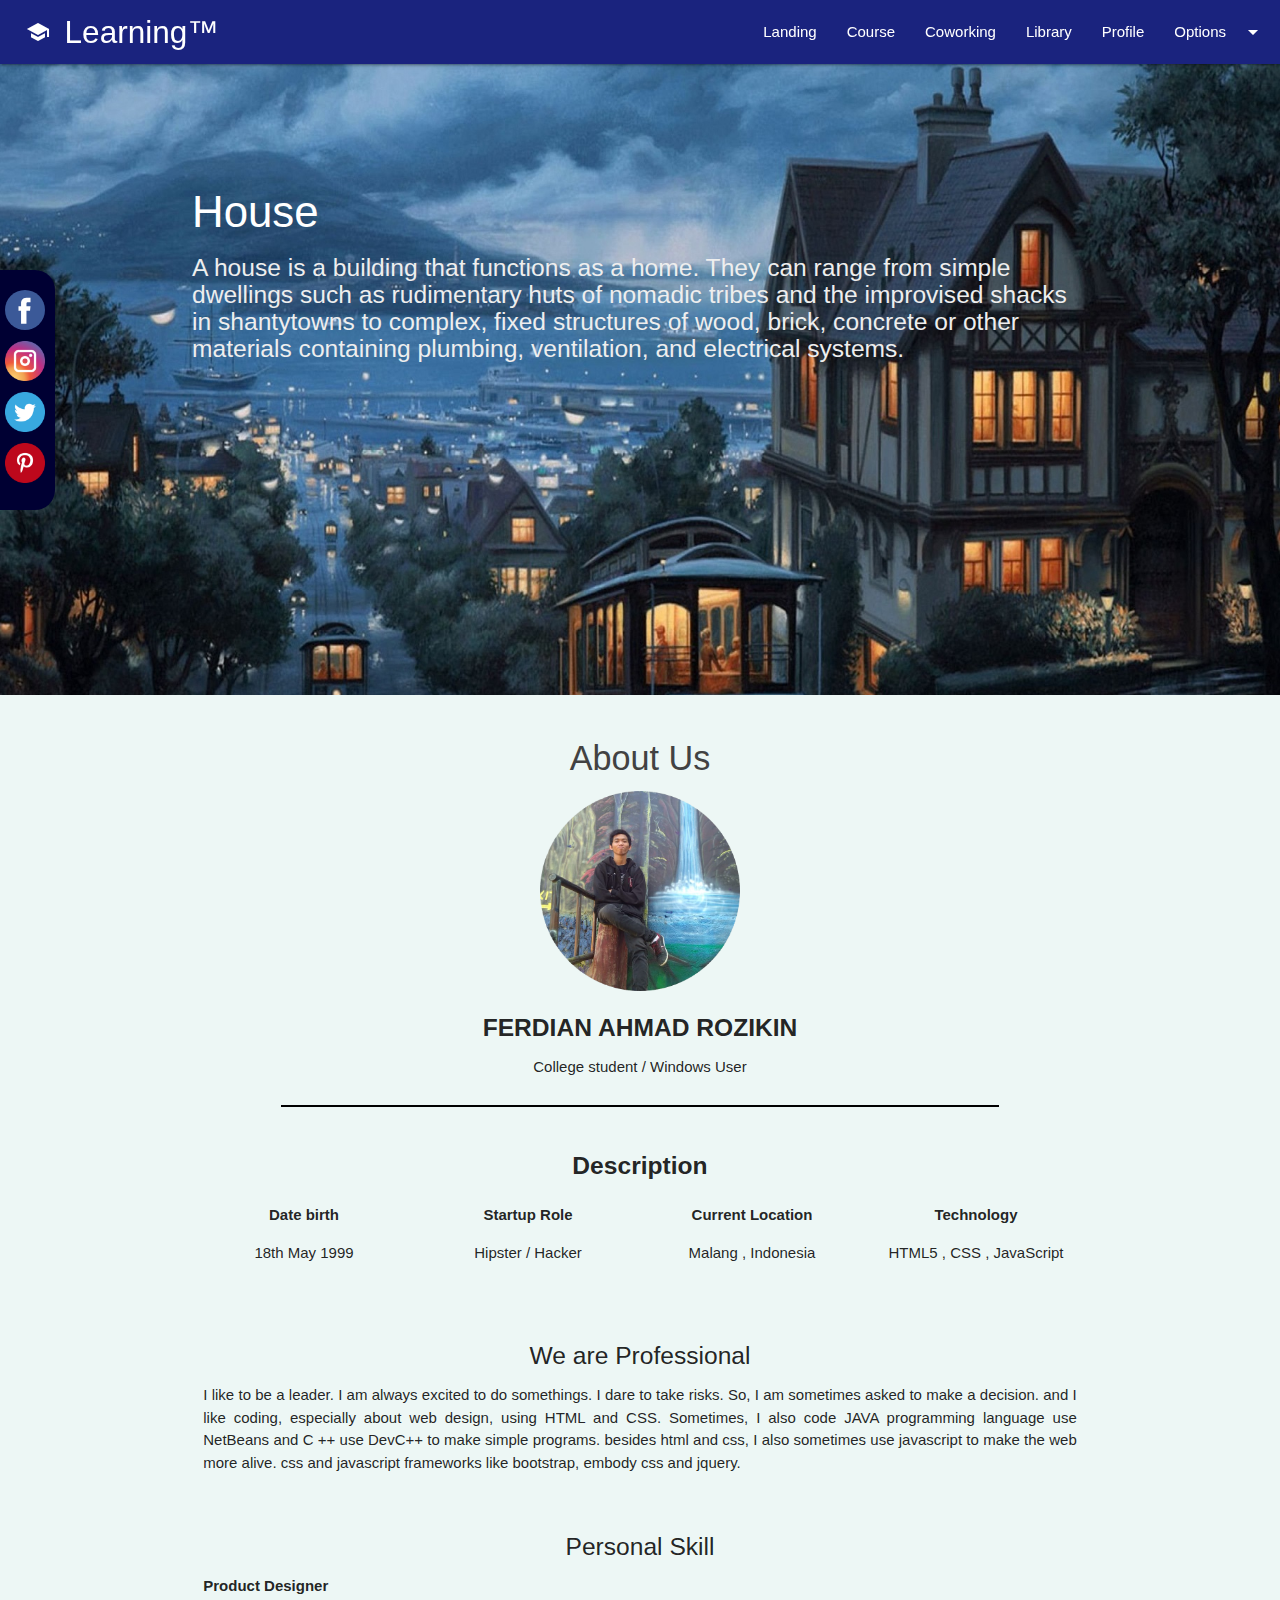
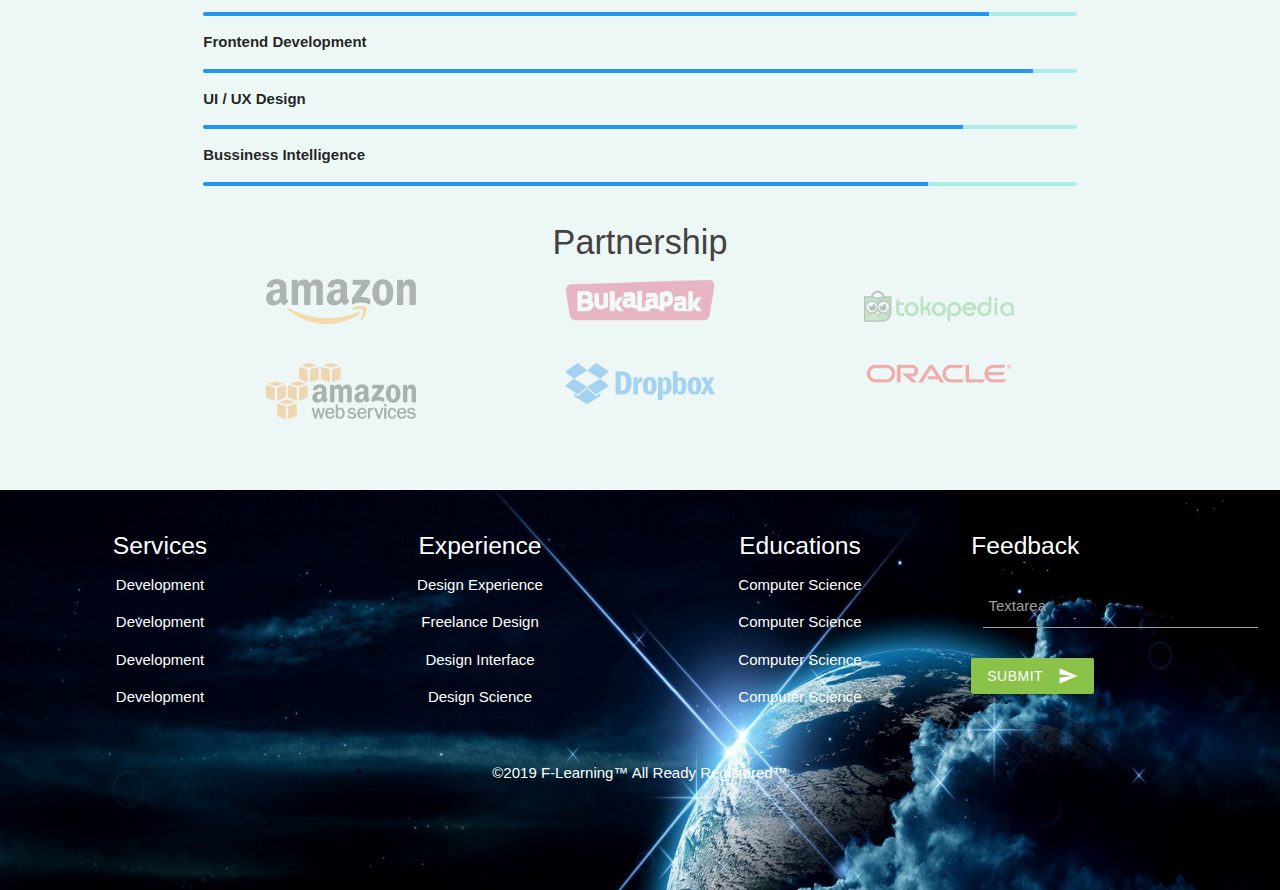
<file: index.html>
<!DOCTYPE html>
 <html>

 <head>
    <title> Learning - Explore your knowledge here.... </title>
    <meta charset="utf-8">
    <meta http-equiv="X-UA-Compatible" content="ie-edge">
    <meta name="viewport" content="width=device-width, initial-scale=1.0">
    <!--Import Google Icon Font-->
    <link href="https://fonts.googleapis.com/icon?family=Material+Icons" rel="stylesheet">
    <link rel="stylesheet" type="text/css" href="style.css">
    <!--Import materialize.css-->
    <link type="text/css" rel="stylesheet" href="css/materialize.min.css" media="screen,projection" />

    <!--Let browser know website is optimized for mobile-->
    <meta name="viewport" content="width=device-width, initial-scale=1.0" />
    <style type="text/css">
        @media screen and (max-width: 728px)    {
            #text   {
                font-size: 17px;
            }
        }
    </style>
</head>

<body>
   <div class="social">
       <ul>
           <li><a href="#" id="facebook"><img src="pictures/facebook_icon-icons.com_66092.svg" width="40"></a></li>
           <li><a href="#" id="instagram"><img src="pictures/instagram.png" width="40"></a></li>
           <li><a href="#" id="twitter"><img src="pictures/twitter.png" width="40"></a></li>
           <li><a href="#" id="pinterest"><img src="pictures/pinterest.png" width="40"></a></li>
       </ul>
   </div>
    <div class="navbar-fixed">
        <nav class="#1a237e indigo darken-4">
            <div class="nav-wrapper">
                <a href="#!" class="brand-logo" style="padding-left: 2%"><i class="material-icons left">school</i>Learning&trade; </a>
                <a href="#" data-target="mobile-demo" class="sidenav-trigger"><i class="material-icons">menu</i></a>
                <ul class="right hide-on-med-and-down">
                   <li><a href="index.html"> Landing </a></li>
                    <li><a href="course.html"> Course </a></li>
                    <li><a href="cowork.html">Coworking</a></li>
                    <li><a href="library.html">Library</a></li>
                    <li><a href="option.html">Profile</a></li>
                    <li><a class="dropdown-trigger" href="#!" data-target="dropdown1">Options<i class="material-icons right">arrow_drop_down</i></a></li>
                </ul>
                <!----- dropdown Structure ------>
                <ul id="dropdown1" class="dropdown-content">
                    <li><a href="forum.html">Forum</a></li>
                    <li><a href="forum.html">Panel Discussion</a></li>
                    <li class="divider"></li>
                    <li><a href="option.html">Profile</a></li>
                </ul>
                <!-------- dropdown Structures 2 ----->
                <ul id="dropdown2" class="dropdown-content">
                    <li><a href="forum.html">Forum</a></li>
                    <li><a href="forum.html">Panel Discussion</a></li>
                    <li class="divider"></li>
                    <li><a href="option.html">Profile</a></li>
                </ul>
            </div>
        </nav>
    </div>

    <ul class="sidenav" id="mobile-demo">
        <li><a href="sass.html">Course</a></li>
        <li><a href="badges.html">Resource</a></li>
        <li><a href="collapsible.html">Library</a></li>
        <li><a href="mobile.html">Feedback</a></li>
        <li><a class="dropdown-trigger2" href="#!" data-target="dropdown2">Options<i class="material-icons right">arrow_drop_down</i></a></li>
    </ul>

    <!----- slider ---->
    <div class="slider">
        <ul class="slides">
            <li>
                <img src="pictures/house.jpg" style="background-attachment: fixed;">
                <div class="caption left-align">
                    <h3> House </h3>
                    <h5 class="light grey-text text-lighten-3" id="text"> A house is a building that functions as a home. They can range from simple dwellings such
                        as rudimentary huts of nomadic tribes and the improvised shacks in shantytowns to complex, fixed structures of wood, brick, concrete or
                        other materials containing plumbing, ventilation, and electrical systems. </h5>
                </div>
            </li>

            <li>
                <img src="pictures/city.jpg" style="background-attachment: fixed;">
                <div class="caption center-align">
                    <h3> City </h3>
                    <h5 class="light grey-text text-lighten-3" id="text"> A city is a large human settlement. Cities generally have extensive systems for
                        housing, transportation, sanitation, utilities, land use, and communication. Their density facilitates interaction between people,
                        government organisations and businesses, sometimes benefiting different parties in the process. </h5>
                </div>
            </li>
            <li>
                <img src="pictures/hill.jpg" style="background-attachment: fixed;">
                <div class="caption left-align">
                    <h3> Hills </h3>
                    <h5 class="light grey-text text-lighten-3" id="text"> A hill is a landform that extends above the surrounding terrain. It often has a
                        distinct summit, although in areas with scarp/dip topography a hill may refer to the particular section of flat terrain without a
                        massive summit </h5>
                </div>
            </li>
            <li>
                <img src="pictures/skyscrapes.jpg" style="background-attachment: fixed;">
                <div class="caption right-align">
                    <h3> Apartments </h3>
                    <h5 class="light grey-text text-lighten-3" id="text"> An apartment , flat or unit (Australian English) is a self-contained
                        housing unit (a type of residential real estate) that occupies only part of a building, generally on a single storey. There are
                        many names for these overall buildings, see below. </h5>
                </div>
            </li>
            <li>
                <img src="pictures/planet5.jpg" style="background-attachment: fixed;">
                <div class="caption left-align">
                    <h3> Planets </h3>
                    <h5 class="light grey-text text-lighten-3" id="text"> A planet is an astronomical body orbiting a star or stellar remnant that is massive
                        enough to be rounded by its own gravity, is not massive enough to cause thermonuclear fusion, and has cleared its neighbouring region
                        of planetesimals. </h5>
                </div>
            </li>
            <li>
                <img src="pictures/trees.jpg" style="background-attachment: fixed;">
                <div class="caption center-align">
                    <h3> Forest </h3>
                    <h5 class="light grey-text text-lighten-3" id="text"> A forest is a large area dominated by trees. Hundreds of more precise definitions
                        of forest are used throughout the world, incorporating factors such as tree density, tree height, land use, legal standing and
                        ecological function. </h5>
                </div>
            </li>
            <li>
                <img src="pictures/zealand.jpg" style="background-attachment: fixed;">
                <div class="caption right-align">
                    <h3> City of New Zealand </h3>
                    <h5 class="light grey-text text-lighten-3" id="text"> New Zealand is a sovereign island country in the southwestern Pacific Ocean. The country
                        geographically comprises two main landmasses—the North Island , and the South Island and around 600
                        smaller islands </h5>
                </div>
            </li>
        </ul>
    </div>

    <!----- slider ---->
    <!----- my profile ----->

    <!--
    <section class="profile" id="profile">
        <div class="container">
            <div class="row">
                <h2> My Profile </h2>
                <img src="pictures/photo.jpg">
            </div>
        </div>
    </section>
-->

    <!----- my profile ----->
    <!------ about ---->
    <section id="about" class="about">
        <div class="container">
            <div class="row">
                <h4 class="center light grey-text text-darken-3 helvetica btnTop" style="text-align: center"> About Us </h4>
                <center><img src="pictures/photo.png" height="200"></center>
                <h5 class="helvetica center pdescription"> FERDIAN AHMAD ROZIKIN </h5>
                <p class="center"> College student / Windows User </p>
                <hr width="80%" class="center btnTop3" size="3" color="#000">
                <div class="row">
                    <h5 class="text-weight center btnTop helvetica"> Description </h5>
                    <div class="col s3 helvetica center">
                        <p class="text-weight"> Date birth </p>
                        <p> 18th May 1999 </p>
                    </div>
                    <div class="col s3 helvetica center">
                        <p class="text-weight"> Startup Role </p>
                        <p> Hipster / Hacker </p>
                    </div>
                    <div class="col s3 helvetica center">
                        <p class="text-weight"> Current Location </p>
                        <p> Malang , Indonesia </p>
                    </div>
                    <div class="col s3 helvetica center">
                        <p class="text-weight"> Technology </p>
                        <p> HTML5 , CSS , JavaScript </p>
                    </div>
                </div>
                <div class="col s12 btnTop3">
                    <h5 class="center"> We are Professional </h5>
                    <p class="text-justify"> I like to be a leader. I am always excited to do somethings. I dare to take risks.
                        So, I am sometimes asked to make a decision. and I like coding, especially about web
                        design, using HTML and CSS. Sometimes, I also code JAVA programming language use NetBeans
                        and C ++ use DevC++ to make simple programs. besides html and css, I also sometimes use javascript to make
                        the web more alive. css and javascript frameworks like bootstrap, embody css and jquery.
                    </p>
                </div>
                <div class="col s12 light btnTop3">
                    <h5 class="center"> Personal Skill </h5>
                    <p class="pdescription"> Product Designer </p>
                    <div class="progress">
                        <div class="determinate blue" style="width: 90%"></div>
                    </div>
                    <p class="pdescription"> Frontend Development </p>
                    <div class="progress">
                        <div class="determinate blue" style="width: 95%"></div>
                    </div>
                    <p class="pdescription"> UI / UX Design </p>
                    <div class="progress">
                        <div class="determinate blue" style="width: 87%"></div>
                    </div>
                    <p class="pdescription"> Bussiness Intelligence </p>
                    <div class="progress">
                        <div class="determinate blue" style="width: 83%"></div>
                    </div>
                </div>
            </div>
        </div>
    </section>
    <!------ about ---->

    <!--- parallax ---->
    <!--
     <div class="parallax-container">
         <div class="parallax"><img src="pictures/city.jpg"></div>
-->

    <div class="container clients btnTop3">
        <h4 class="center light grey-text text-darken-3 helvetica" style="margin-bottom: 2%;"> Partnership </h4>
        <div class="row">
            <div class="col m4 s12 center">
                <img src="pictures/2000px-Amazon_logo_plain.svg.png">
            </div>
            <div class="col m4 s12 center">
                <img src="pictures/Logo-Bukalapak-Trapesium.png">
            </div>
            <div class="col m4 s12 center">
                <img src="pictures/logo-tokopedia.png">
            </div>
        </div>
        <div class="row">
            <div class="col m4 s12 center">
                <img src="pictures/AmazonWebservices_Logo.svg_.png">
            </div>
            <div class="col m4 s12 center">
                <img src="pictures/2000px-Dropbox_logo_(2013).svg.png">
            </div>
            <div class="col m4 s12 center">
                <img src="pictures/2000px-Oracle_logo.svg.png">
            </div>
        </div>
        <!--
         </div>
     </div>
-->
        <!--- parallax ---->
    </div>
    <!---- footer --->
    <section class="footer btnTop" id="footer">
        <div class="row">
            <div class="col s3 helvetica center btnTop2">
                <h5 class="center"> Services </h5>
                <p> Development</p>
                <p> Development</p>
                <p> Development</p>
                <p> Development</p>
            </div>
            <div class="col s3 helvetica center btnTop2">
                <h5 class="center"> Experience </h5>
                <p> Design Experience</p>
                <p> Freelance Design</p>
                <p> Design Interface</p>
                <p> Design Science</p>
            </div>
            <div class="col s3 helvetica center btnTop2">
                <h5 class="center"> Educations </h5>
                <p> Computer Science</p>
                <p> Computer Science</p>
                <p> Computer Science</p>
                <p> Computer Science</p>
            </div>
            <div class="col s3 helvetica btnTop2">
                <h5> Feedback </h5>
                <div class="input-field col s12">
                    <textarea id="textarea1" class="materialize-textarea"></textarea>
                    <label for="textarea1">Textarea</label>
                </div>
                <button class="btn waves-effect waves-light #8bc34a light-green" type="submit" name="action" id="send">Submit
                    <i class="material-icons right">send</i>
                </button>
            </div>
        </div>
        <div class="col s12">
            <p class="center helvetica btnTop3"> &copy;2019 F-Learning&trade; All Ready Registered&trade;</p>
        </div>
    </section>
    <!--JavaScript at end of body for optimized loading-->

    <script type="text/javascript" src="js/jquery-3.4.1.min.js"></script>
    <script type="text/javascript" src="js/materialize.min.js"></script>
    <script src="js/app.js"></script>
    <script src="js/jQueryEvent.js"></script>
</body></html>
</file>
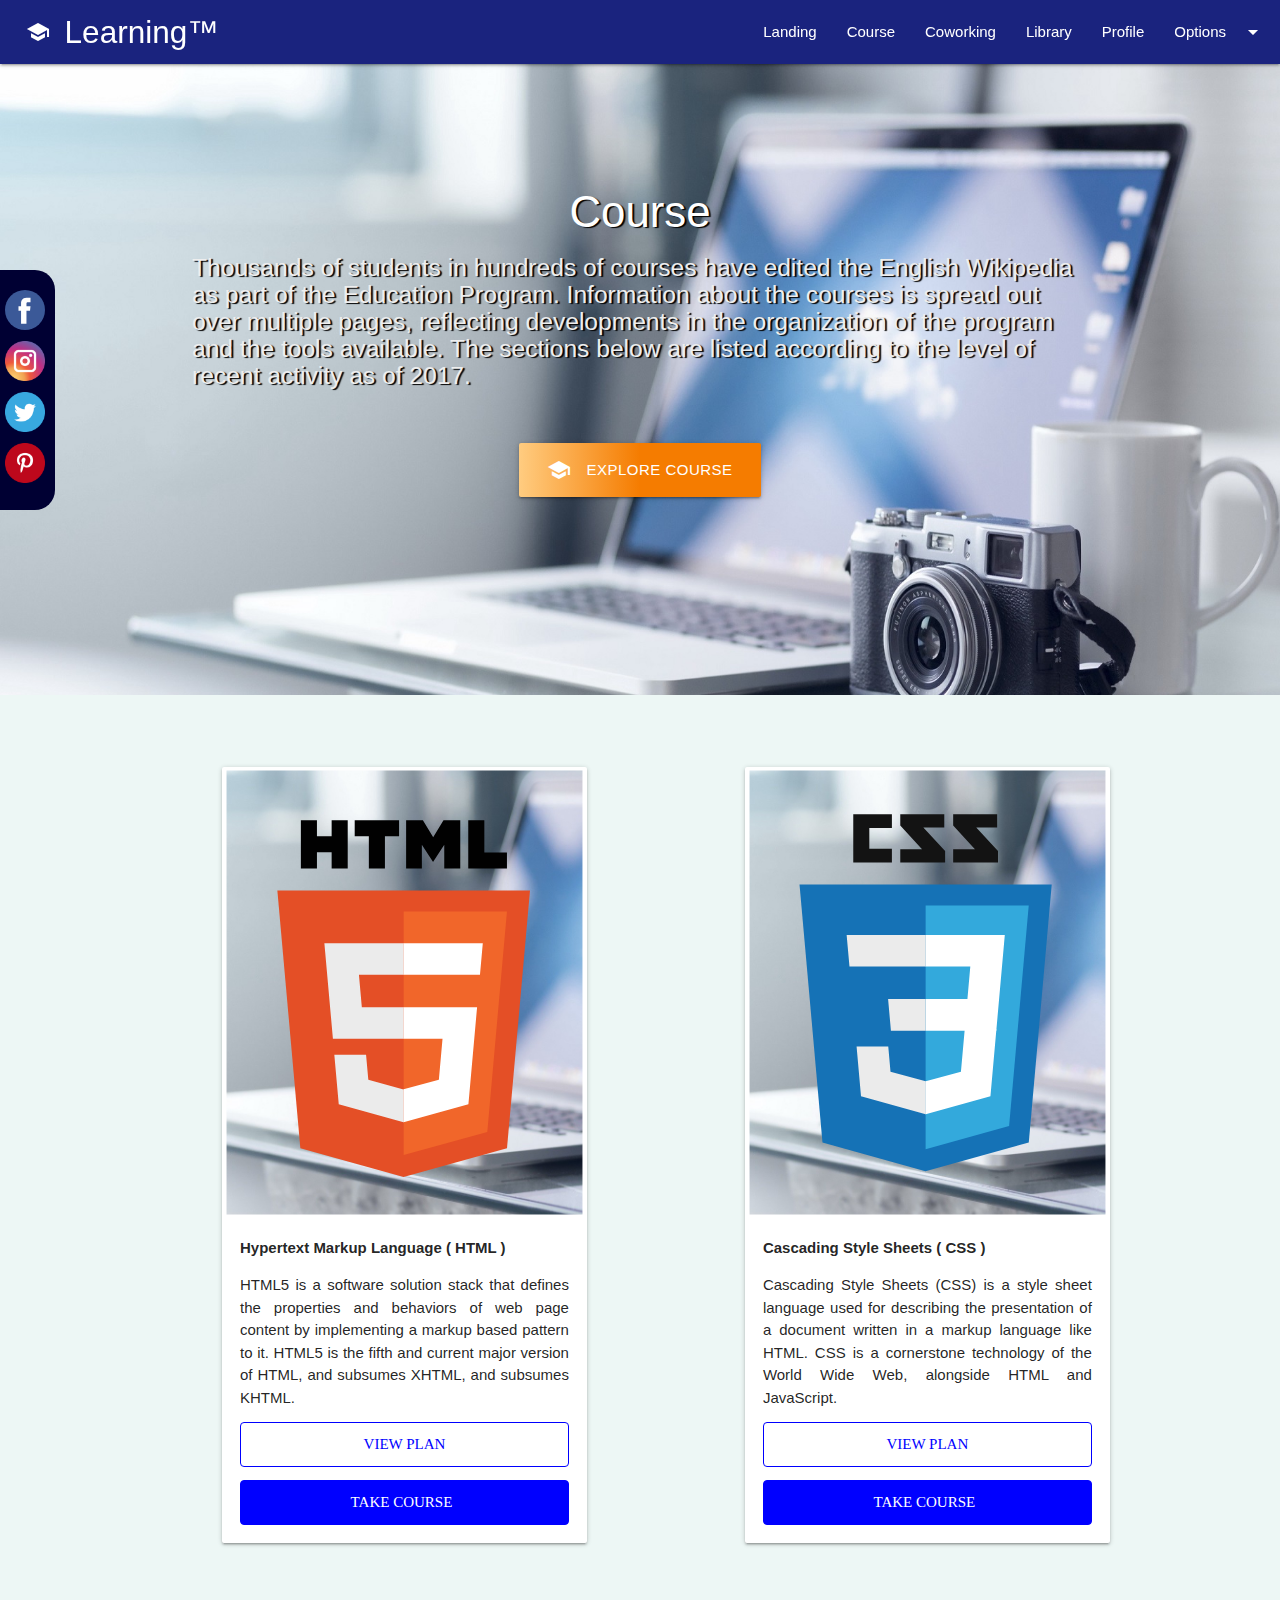
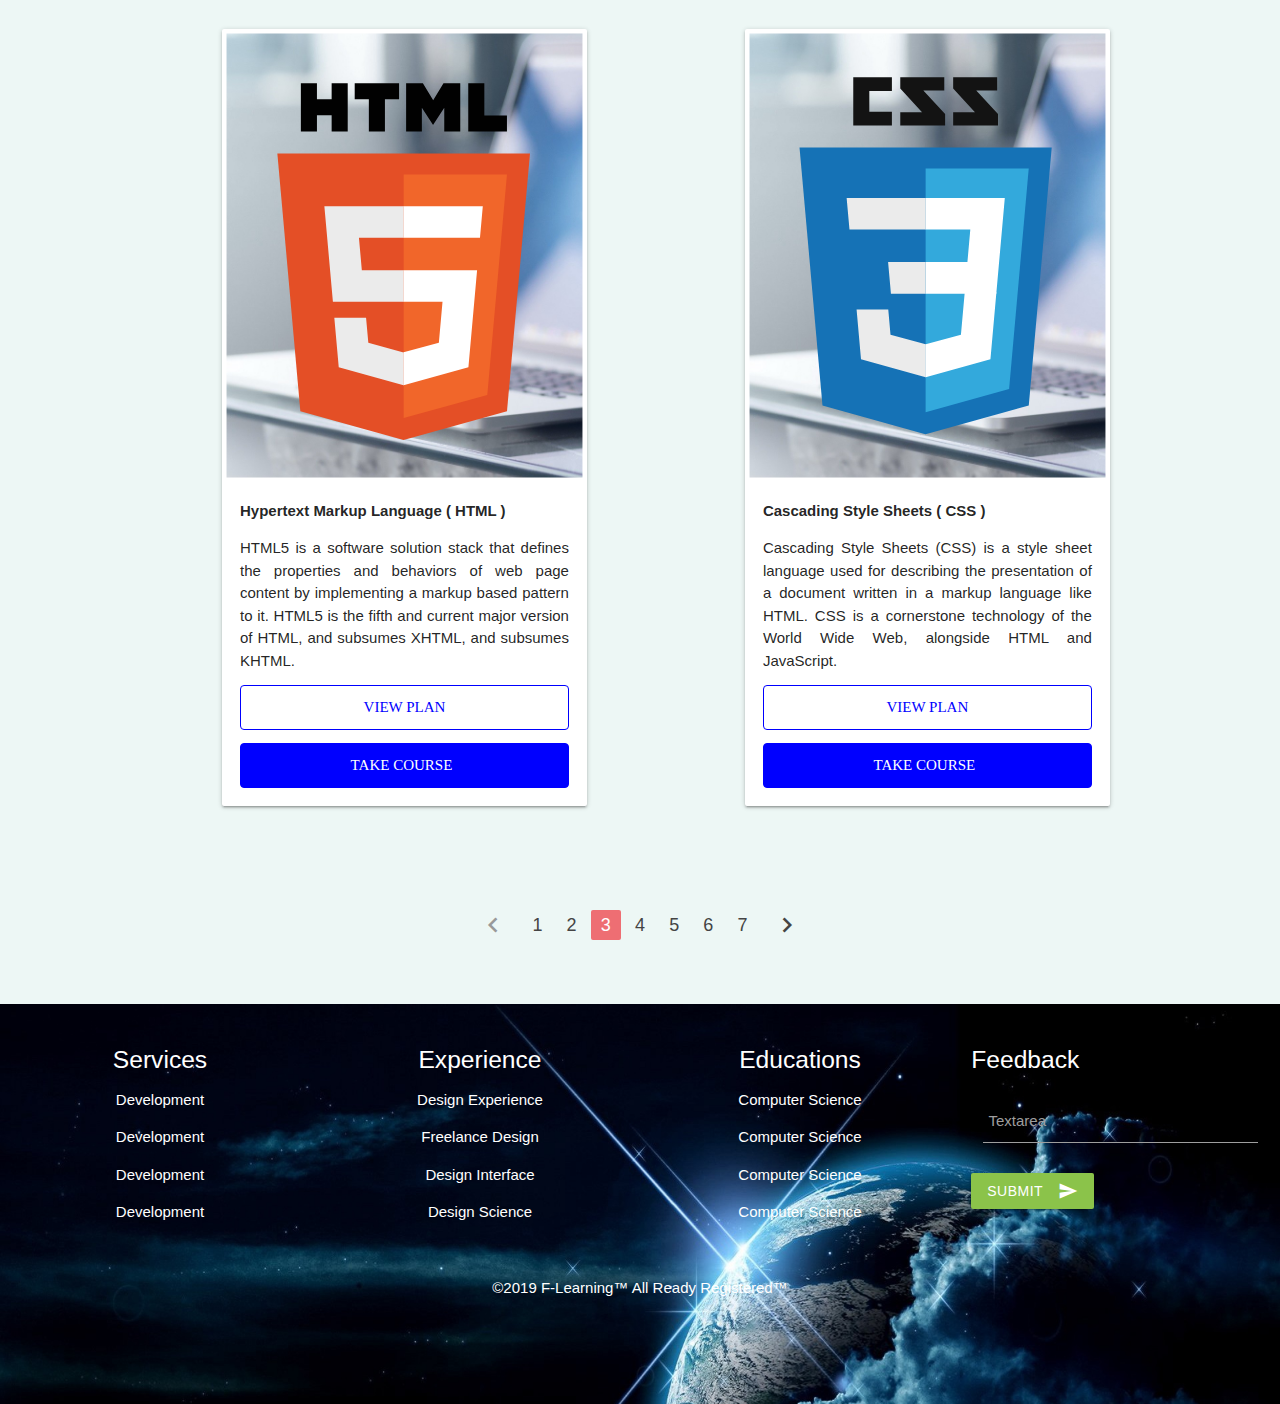
<file: course.html>
<!DOCTYPE html>
<html>

<head>
    <title> Learning - Explore your knowledge here....</title>
    <meta charset="utf-8">
    <link rel="icon" href="pictures/graduate-cap.png">
    <meta http-equiv="X-UA-Compatible" content="ie-edge">
    <meta name="viewport" content="width=device-width, initial-scale=1.0">
    <!--Import Google Icon Font-->
    <link href="https://fonts.googleapis.com/icon?family=Material+Icons" rel="stylesheet">
    <link rel="stylesheet" type="text/css" href="style.css">
    <!--Import materialize.css-->
    <link type="text/css" rel="stylesheet" href="css/materialize.min.css" media="screen,projection" />
    <link rel="stylesheet" href="css/card.css">
    <!--Let browser know website is optimized for mobile-->
    <meta name="viewport" content="width=device-width, initial-scale=1.0" />
    <style type="text/css">
        @media screen and (max-width: 920px) {
            #card {
                flex-direction: column;
            }

            .classList {
                width: 70%;
                margin-left: 14%;
                margin-right: 14%;
                margin-top: 5%;
            }
        }
        @media screen and (max-width: 728px)    {
            #text   {
                font-size: 17px;
            }
        }
    </style>
</head>

<body>
    <div class="social">
        <ul>
            <li><a href="#" id="facebook"><img src="pictures/facebook_icon-icons.com_66092.svg" width="40"></a></li>
            <li><a href="#" id="instagram"><img src="pictures/instagram.png" width="40"></a></li>
            <li><a href="#" id="twitter"><img src="pictures/twitter.png" width="40"></a></li>
            <li><a href="#" id="pinterest"><img src="pictures/pinterest.png" width="40"></a></li>
        </ul>
    </div>
    <div class="navbar-fixed">
        <nav class="#1a237e indigo darken-4">
            <div class="nav-wrapper">
                <a href="#!" class="brand-logo" style="padding-left: 2%"><i class="material-icons left">school</i>Learning&trade; </a>
                <a href="#" data-target="mobile-demo" class="sidenav-trigger"><i class="material-icons">menu</i></a>
                <ul class="right hide-on-med-and-down">
                   <li><a href="index.html"> Landing </a></li>
                    <li><a href="course.html"> Course </a></li>
                    <li><a href="cowork.html">Coworking</a></li>
                    <li><a href="library.html">Library</a></li>
                    <li><a href="option.html">Profile</a></li>
                    <li><a class="dropdown-trigger" href="#!" data-target="dropdown1">Options<i class="material-icons right">arrow_drop_down</i></a></li>
                </ul>
                <!----- dropdown Structure ------>
                <ul id="dropdown1" class="dropdown-content">
                    <li><a href="forum.html">Forum</a></li>
                    <li><a href="forum.html">Panel Discussion</a></li>
                    <li class="divider"></li>
                    <li><a href="option.html">Profile</a></li>
                </ul>
                <!-------- dropdown Structures 2 ----->
                <ul id="dropdown2" class="dropdown-content">
                    <li><a href="forum.html">Forum</a></li>
                    <li><a href="forum.html">Panel Discussion</a></li>
                    <li class="divider"></li>
                    <li><a href="option.html">Profile</a></li>
                </ul>
            </div>
        </nav>
    </div>

    <ul class="sidenav" id="mobile-demo">
        <li><a href="sass.html">Course</a></li>
        <li><a href="badges.html">Resource</a></li>
        <li><a href="collapsible.html">Library</a></li>
        <li><a href="mobile.html">Feedback</a></li>
        <li><a class="dropdown-trigger2" href="#!" data-target="dropdown2">Options<i class="material-icons right">arrow_drop_down</i></a></li>
    </ul>

    <!------- slider ---->
    <div class="slider">
        <ul class="slides">
            <li>
                <img src="pictures/desk.jpg" style="background-attachment: fixed;">
                <div class="caption left-align">
                    <h3 class="shadow center-align"> Course </h3>
                    <h5 class="light grey-text text-lighten-3 shadow" id="text"> Thousands of students in hundreds of courses have edited the English Wikipedia
                        as part of the Education Program. Information about the courses is spread out over multiple pages, reflecting developments in the
                        organization of the program and the tools available. The sections below are listed according to the level of recent activity as of
                        2017. </h5>
                    <center><a class="waves-effect waves-light btn-large btnTop gradientClick" href="#card" id="click"><i class="material-icons left">school</i>Explore Course</a></center>
                </div>
            </li>
        </ul>
    </div>
    <!------- slider ---->

    <div class="row" id="card">
        <div class="classList" style="margin-left: 13%;">
            <div class="card center-align outline">
                <img src="pictures/html.svg" width="100%">
                <div class="productDetail">
                    <p class="text-weight helvetica left-align"> Hypertext Markup Language ( HTML ) </p>
                    <p class="justify"> HTML5 is a software solution stack that defines the properties and
                        behaviors of web page content by implementing a markup based pattern to it. HTML5 is the fifth and
                        current major version of HTML, and subsumes XHTML, and subsumes KHTML. </p>
                    <div class="des">
                        <button type="button" id="plan" class="center-align"> VIEW PLAN </button>
                        <button type="button" id="order" class="center-align"> TAKE COURSE </button>
                    </div>
                </div>
            </div>
        </div>
        <div class="classList" style="margin-left: 13%;">
            <div class="card center-align outline">
                <img src="pictures/css.svg" width="100%">
                <div class="productDetail">
                    <p class="text-weight helvetica left-align"> Cascading Style Sheets ( CSS ) </p>
                    <p class="justify"> Cascading Style Sheets (CSS) is a style sheet language used for describing the
                        presentation of a document written in a markup language like HTML. CSS is a cornerstone technology of
                        the World Wide Web, alongside HTML and JavaScript. </p>
                    <div class="des">
                        <button type="button" id="plan" class="center-align"> VIEW PLAN </button>
                        <button type="button" id="order" class="center-align"> TAKE COURSE </button>
                    </div>
                </div>
            </div>
        </div>
    </div>
    <div class="row" id="card">
        <div class="classList" style="margin-left: 13%;">
            <div class="card center-align outline">
                <img src="pictures/html.svg" width="100%">
                <div class="productDetail">
                    <p class="text-weight helvetica left-align"> Hypertext Markup Language ( HTML ) </p>
                    <p class="justify"> HTML5 is a software solution stack that defines the properties and
                        behaviors of web page content by implementing a markup based pattern to it. HTML5 is the fifth and
                        current major version of HTML, and subsumes XHTML, and subsumes KHTML. </p>
                    <div class="des">
                        <button type="button" id="plan" class="center-align"> VIEW PLAN </button>
                        <button type="button" id="order" class="center-align"> TAKE COURSE </button>
                    </div>
                </div>
            </div>
        </div>
        <div class="classList" style="margin-left: 13%;">
            <div class="card center-align outline">
                <img src="pictures/css.svg" width="100%">
                <div class="productDetail">
                    <p class="text-weight helvetica left-align"> Cascading Style Sheets ( CSS ) </p>
                    <p class="justify"> Cascading Style Sheets (CSS) is a style sheet language used for describing the
                        presentation of a document written in a markup language like HTML. CSS is a cornerstone technology of
                        the World Wide Web, alongside HTML and JavaScript. </p>
                    <div class="des">
                        <button type="button" id="plan" class="center-align"> VIEW PLAN </button>
                        <button type="button" id="order" class="center-align"> TAKE COURSE </button>
                    </div>
                </div>
            </div>
        </div>
    </div>

    <!-- Pagination -->
    <ul class="pagination center-align" style="margin-top: 7%">
        <li class="disabled"><a href="#!"><i class="material-icons">chevron_left</i></a></li>
        <li class="waves-effect"><a href="#!">1</a></li>
        <li class="waves-effect"><a href="#!">2</a></li>
        <li class="active"><a href="#!">3</a></li>
        <li class="waves-effect"><a href="#!">4</a></li>
        <li class="waves-effect"><a href="#!">5</a></li>
        <li class="waves-effect"><a href="#!">6</a></li>
        <li class="waves-effect"><a href="#!">7</a></li>
        <li class="waves-effect"><a href="#!"><i class="material-icons">chevron_right</i></a></li>
      </ul>

    <!---- footer --->
    <section class="footer btnTop" id="footer">
        <div class="row">
            <div class="col s3 helvetica center btnTop2">
                <h5 class="center"> Services </h5>
                <p> Development</p>
                <p> Development</p>
                <p> Development</p>
                <p> Development</p>
            </div>
            <div class="col s3 helvetica center btnTop2">
                <h5 class="center"> Experience </h5>
                <p> Design Experience</p>
                <p> Freelance Design</p>
                <p> Design Interface</p>
                <p> Design Science</p>
            </div>
            <div class="col s3 helvetica center btnTop2">
                <h5 class="center"> Educations </h5>
                <p> Computer Science</p>
                <p> Computer Science</p>
                <p> Computer Science</p>
                <p> Computer Science</p>
            </div>
            <div class="col s3 helvetica btnTop2">
                <h5> Feedback </h5>
                <div class="input-field col s12">
                    <textarea id="textarea1" class="materialize-textarea"></textarea>
                    <label for="textarea1">Textarea</label>
                </div>
                <button class="btn waves-effect waves-light #8bc34a light-green" type="submit" name="action" id="send">Submit
                    <i class="material-icons right">send</i>
                </button>
            </div>
        </div>
        <div class="col s12">
            <p class="center helvetica btnTop3"> &copy;2019 F-Learning&trade; All Ready Registered&trade;</p>
        </div>
    </section>
    <!--JavaScript at end of body for optimized loading-->

    <script type="text/javascript" src="js/jquery-3.4.1.min.js"></script>
    <script type="text/javascript" src="js/materialize.min.js"></script>
    <script src="js/app.js"></script>
    <script src="js/jQueryEvent.js"></script>
</body>

</html>
</file>
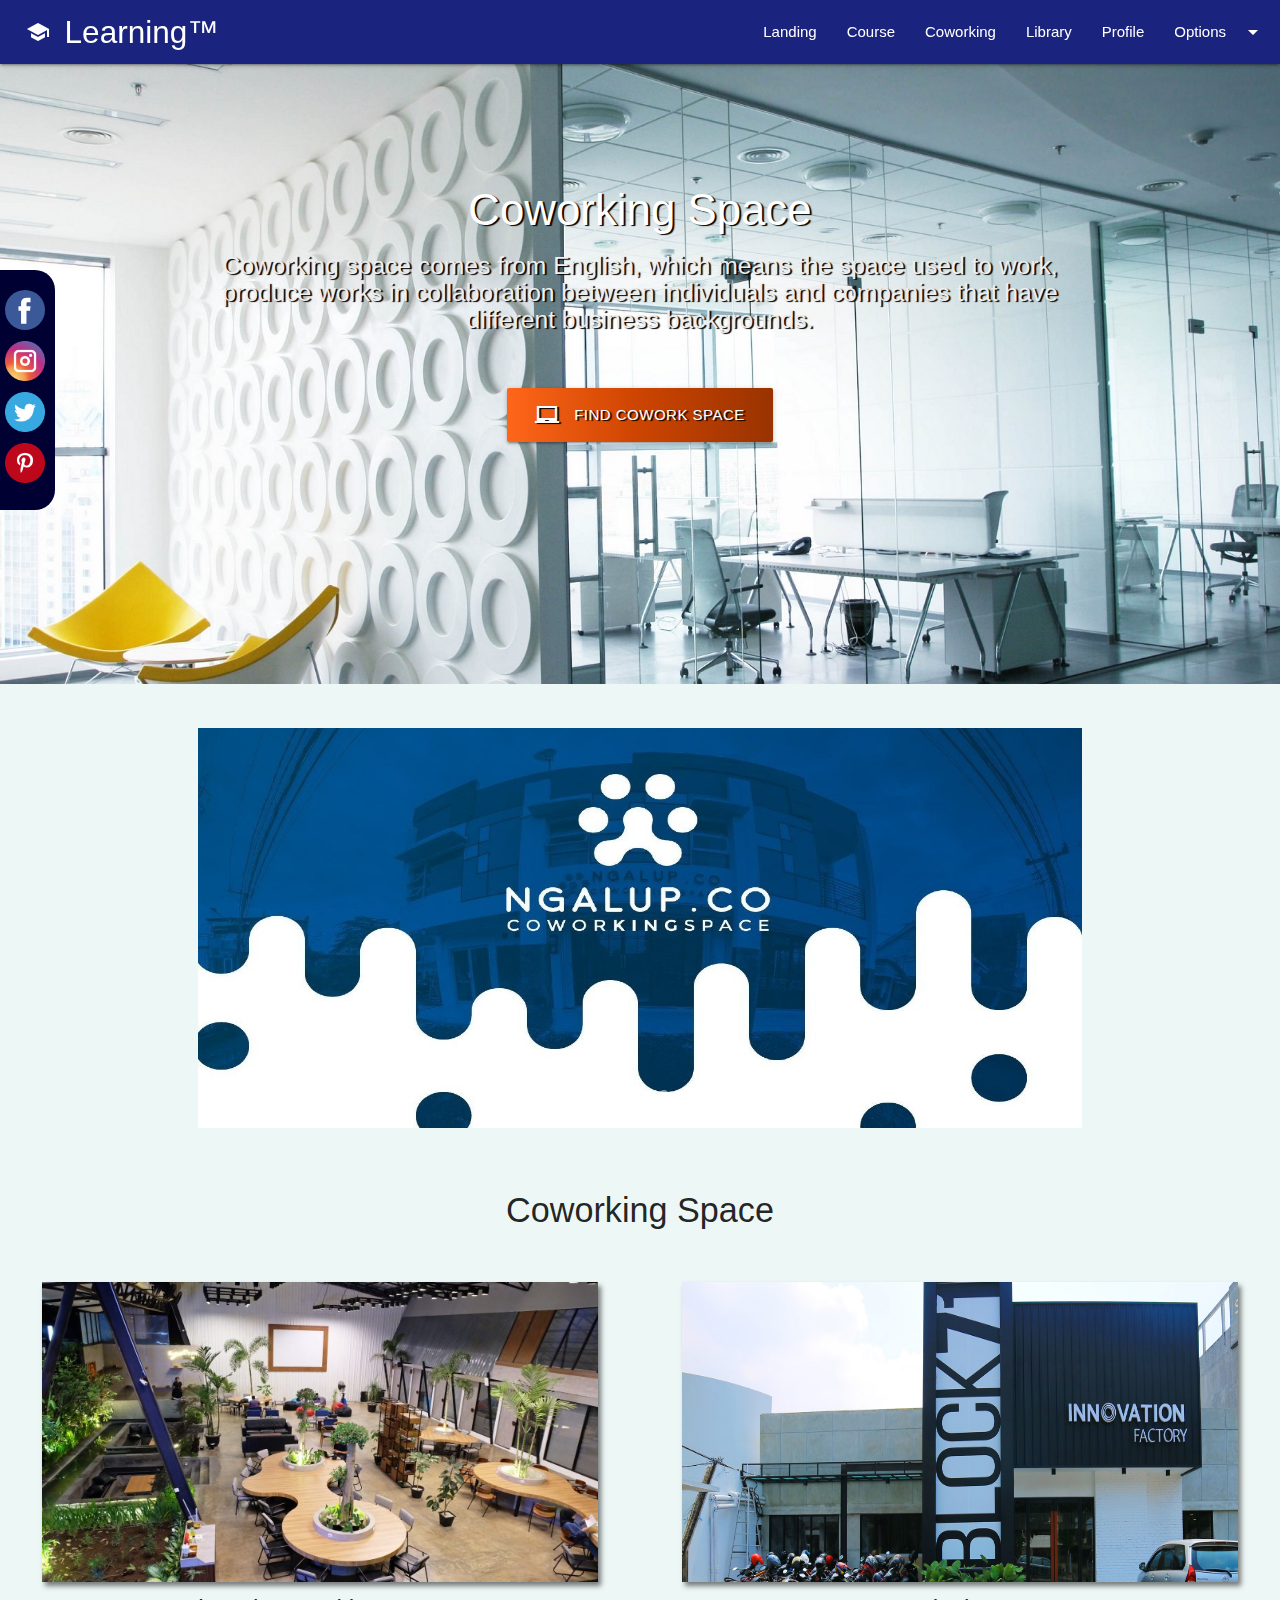
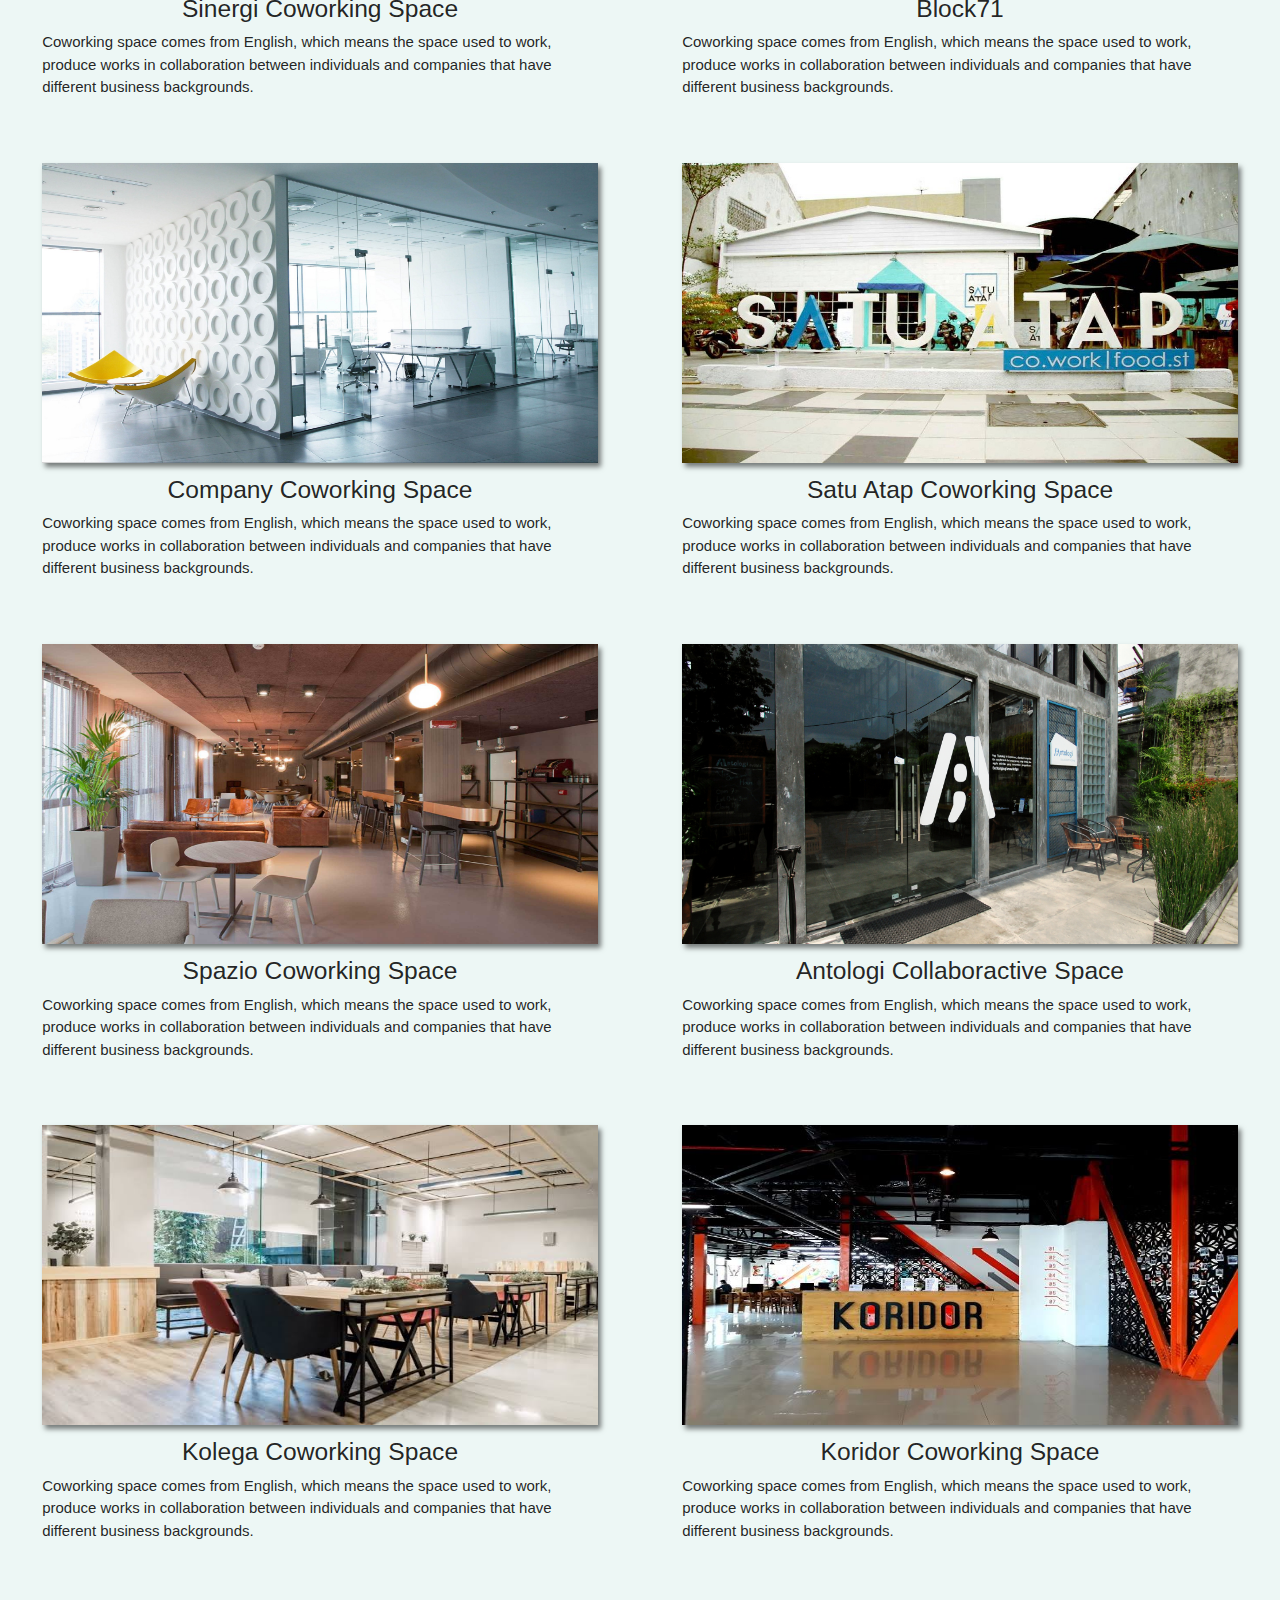
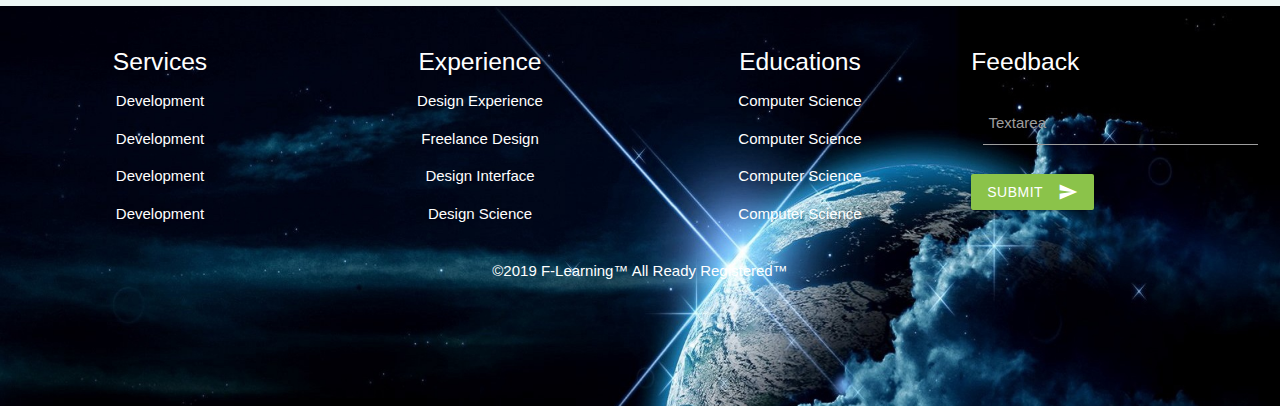
<file: cowork.html>
<!DOCTYPE html>
<html>

<head>
    <title> Learning - Explore your knowledge here.... </title>
    <meta charset="utf-8">
    <meta http-equiv="X-UA-Compatible" content="ie-edge">
    <meta name="viewport" content="width=device-width, initial-scale=1.0">
    <!--Import Google Icon Font-->
    <link href="https://fonts.googleapis.com/icon?family=Material+Icons" rel="stylesheet">
    <link rel="stylesheet" type="text/css" href="style.css">
    <!--Import materialize.css-->
    <link type="text/css" rel="stylesheet" href="css/materialize.min.css" media="screen,projection" />
    <link rel="stylesheet" href="css/iklan.css">
    <!--Let browser know website is optimized for mobile-->
    <meta name="viewport" content="width=device-width, initial-scale=1.0" />
    <link rel="stylesheet" href="css/cowork.css">
    <style type="text/css">
        @media screen and (max-width: 930px) {
            #iklan {
                height: 400px;
                width: 96%;
                margin: auto;
                transition: 0.7s;
            }

            #iklan img {
                height: 280px;
            }

            .cards {
                width: 100%;
                margin-bottom: 5%;
                transition: 0.3s;
            }
        }

        @media screen and (max-width: 735px) {
            #title {
                font-size: 1.2em;
            }
        }

        @media screen and (max-width: 728px)    {
            #text   {
                font-size: 17px;
            }
        }

    </style>
</head>


<body>
    <div class="social">
        <ul>
            <li><a href="#" id="facebook"><img src="pictures/facebook_icon-icons.com_66092.svg" width="40"></a></li>
            <li><a href="#" id="instagram"><img src="pictures/instagram.png" width="40"></a></li>
            <li><a href="#" id="twitter"><img src="pictures/twitter.png" width="40"></a></li>
            <li><a href="#" id="pinterest"><img src="pictures/pinterest.png" width="40"></a></li>
        </ul>
    </div>
    <div class="navbar-fixed">
        <nav class="#1a237e indigo darken-4">
            <div class="nav-wrapper">
                <a href="index.html" class="brand-logo" style="padding-left: 2%"><i class="material-icons left">school</i>Learning&trade; </a>
                <a href="#" data-target="mobile-demo" class="sidenav-trigger"><i class="material-icons">menu</i></a>
                <ul class="right hide-on-med-and-down">
                    <li><a href="index.html"> Landing </a></li>
                    <li><a href="course.html"> Course </a></li>
                    <li><a href="cowork.html">Coworking</a></li>
                    <li><a href="library.html">Library</a></li>
                    <li><a href="option.html">Profile</a></li>
                    <li><a class="dropdown-trigger" href="#!" data-target="dropdown1">Options<i class="material-icons right">arrow_drop_down</i></a></li>
                </ul>
                <!----- dropdown Structure ------>
                <ul id="dropdown1" class="dropdown-content">
                    <li><a href="forum.html">Forum</a></li>
                    <li><a href="forum.html">Panel Discussion</a></li>
                    <li class="divider"></li>
                    <li><a href="option.html">Profile</a></li>
                </ul>
                <!-------- dropdown Structures 2 ----->
                <ul id="dropdown2" class="dropdown-content">
                    <li><a href="forum.html">Forum</a></li>
                    <li><a href="forum.html">Panel Discussion</a></li>
                    <li class="divider"></li>
                    <li><a href="option.html">Profile</a></li>
                </ul>
            </div>
        </nav>
    </div>

    <ul class="sidenav" id="mobile-demo">
        <li><a href="sass.html">Course</a></li>
        <li><a href="badges.html">Resource</a></li>
        <li><a href="collapsible.html">Library</a></li>
        <li><a href="mobile.html">Feedback</a></li>
        <li><a class="dropdown-trigger2" href="#!" data-target="dropdown2">Options<i class="material-icons right">arrow_drop_down</i></a></li>
    </ul>

    <div class="slider">
        <ul class="slides">
            <li>
                <img src="pictures/cowork.jpg" style="background-attachment: fixed;">
                <div class="caption center-align shadow helvetica">
                    <h3> Coworking Space </h3>
                    <h5 class="light grey-text text-lighten-3" id="text"> Coworking space comes from English, which means the space used to work, produce works in collaboration
                        between individuals and companies that have different business backgrounds. </h5>
                    <a class="waves-effect waves-light btn-large btnTop gradientClick2" href="#card" id="click"><i class="material-icons left">laptop_chromebook</i> Find Cowork Space </a>
                </div>
            </li>
        </ul>
    </div>
    <div id="iklan">
        <div class="carousel carousel-slider center" style="margin-top: 5%;">
            <!--
            <div class="carousel-fixed-item center">
                <a class="btn waves-effect white grey-text darken-text-2">button</a>
            </div>
-->
            <div class="carousel-item red white-text" href="#one!">
                <img src="pictures/ngalup.jpg" height="400">
                <h2>First Panel</h2>
                <p class="white-text">This is your first panel</p>
            </div>
            <div class="carousel-item amber white-text" href="#two!">
                <img src="pictures/block71.jpg" height="400">
                <h2>Second Panel</h2>
                <p class="white-text">This is your second panel</p>
            </div>
            <div class="carousel-item green white-text" href="#three!">
                <img src="pictures/gowork.jpg" height="400">
                <h2>Third Panel</h2>
                <p class="white-text">This is your third panel</p>
            </div>
            <div class="carousel-item white-text" href="#four!">
                <img src="pictures/satuatap.jpg" height="400">
                <h2>Fourth Panel</h2>
                <p class="white-text">This is your fourth panel</p>
            </div>
            <div class="carousel-item white-text" href="#four!">
                <img src="pictures/bros.png" height="400">
                <h2>Fourth Panel</h2>
                <p class="white-text">This is your fourth panel</p>
            </div>
            <div class="carousel-item white-text" href="#four!">
                <img src="pictures/geco.png" height="400">
                <h2>Fourth Panel</h2>
                <p class="white-text">This is your fourth panel</p>
            </div>
            <div class="carousel-item white-text" href="#four!">
                <img src="pictures/Koridor.png" height="400">
                <h2>Fourth Panel</h2>
                <p class="white-text">This is your fourth panel</p>
            </div>
            <div class="carousel-item white-text" href="#four!">
                <img src="pictures/antologiSpace.png" height="400">
                <h2>Fourth Panel</h2>
                <p class="white-text">This is your fourth panel</p>
            </div>
        </div>
    </div>

    <div class="row btnTop">
        <h4 class="center helvetica"> Coworking Space </h4>
    </div>

    <div class="row btnTop3">
        <div class="col m6">
            <div class="cards center-align">
                <img src="pictures/sinergy.jpg" style="width: 90%; height: 300px">
                <h5 style="margin-top: 1%"> Sinergi Coworking Space </h5>
                <p class="left-align" style="width: 90%; margin: auto">Coworking space comes from English, which means the space used to work, produce works in collaboration
                    between individuals and companies that have different business backgrounds. </p>
            </div>
        </div>
        <div class="col m6">
            <div class="cards center-align">
                <img src="pictures/block71.jpg" style="width: 90%; height: 300px;">
                <h5 style="margin-top: 1%"> Block71 </h5>
                <p class="left-align" style="width: 90%; margin: auto">Coworking space comes from English, which means the space used to work, produce works in collaboration
                    between individuals and companies that have different business backgrounds. </p>
            </div>
        </div>
    </div>
    <div class="row btnTop">
        <div class="col m6">
            <div class="cards center-align">
                <img src="pictures/cowork.jpg" style="width: 90%; height: 300px">
                <h5 style="margin-top: 1%"> Company Coworking Space </h5>
                <p class="left-align" style="width: 90%; margin: auto">Coworking space comes from English, which means the space used to work, produce works in collaboration
                    between individuals and companies that have different business backgrounds. </p>
            </div>
        </div>
        <div class="col m6">
            <div class="cards center-align">
                <img src="pictures/satuatap.jpg" style="width: 90%; height: 300px;">
                <h5 style="margin-top: 1%"> Satu Atap Coworking Space </h5>
                <p class="left-align" style="width: 90%; margin: auto">Coworking space comes from English, which means the space used to work, produce works in collaboration
                    between individuals and companies that have different business backgrounds. </p>
            </div>
        </div>
    </div>
    <div class="row btnTop">
        <div class="col m6">
            <div class="cards center-align">
                <img src="pictures/spazio.jpg" style="width: 90%; height: 300px">
                <h5 style="margin-top: 1%"> Spazio Coworking Space </h5>
                <p class="left-align" style="width: 90%; margin: auto">Coworking space comes from English, which means the space used to work, produce works in collaboration
                    between individuals and companies that have different business backgrounds. </p>
            </div>
        </div>
        <div class="col m6">
            <div class="cards center-align">
                <img src="pictures/antologi.jpg" style="width: 90%; height: 300px;">
                <h5 style="margin-top: 1%"> Antologi Collaboractive Space </h5>
                <p class="left-align" style="width: 90%; margin: auto">Coworking space comes from English, which means the space used to work, produce works in collaboration
                    between individuals and companies that have different business backgrounds. </p>
            </div>
        </div>
    </div>
    <div class="row btnTop">
        <div class="col m6">
            <div class="cards center-align">
                <img src="pictures/kolega.jpg" style="width: 90%; height: 300px">
                <h5 style="margin-top: 1%"> Kolega Coworking Space </h5>
                <p class="left-align" style="width: 90%; margin: auto">Coworking space comes from English, which means the space used to work, produce works in collaboration
                    between individuals and companies that have different business backgrounds. </p>
            </div>
        </div>
        <div class="col m6">
            <div class="cards center-align">
                <img src="pictures/koridorCo.jpg" style="width: 90%; height: 300px;">
                <h5 style="margin-top: 1%"> Koridor Coworking Space </h5>
                <p class="left-align" style="width: 90%; margin: auto">Coworking space comes from English, which means the space used to work, produce works in collaboration
                    between individuals and companies that have different business backgrounds. </p>
            </div>
        </div>
    </div>

    <!---- footer --->
    <section class="footer btnTop" id="footer">
        <div class="row">
            <div class="col s3 helvetica center btnTop2">
                <h5 class="center"> Services </h5>
                <p> Development</p>
                <p> Development</p>
                <p> Development</p>
                <p> Development</p>
            </div>
            <div class="col s3 helvetica center btnTop2">
                <h5 class="center"> Experience </h5>
                <p> Design Experience</p>
                <p> Freelance Design</p>
                <p> Design Interface</p>
                <p> Design Science</p>
            </div>
            <div class="col s3 helvetica center btnTop2">
                <h5 class="center"> Educations </h5>
                <p> Computer Science</p>
                <p> Computer Science</p>
                <p> Computer Science</p>
                <p> Computer Science</p>
            </div>
            <div class="col s3 helvetica btnTop2">
                <h5> Feedback </h5>
                <div class="input-field col s12">
                    <textarea id="textarea1" class="materialize-textarea"></textarea>
                    <label for="textarea1">Textarea</label>
                </div>
                <button class="btn waves-effect waves-light #8bc34a light-green" type="submit" name="action" id="send">Submit
                    <i class="material-icons right">send</i>
                </button>
            </div>
        </div>
        <div class="col s12">
            <p class="center helvetica"> &copy;2019 F-Learning&trade; All Ready Registered&trade;</p>
        </div>
    </section>
    <!--JavaScript at end of body for optimized loading-->

    <script type="text/javascript" src="js/jquery-3.4.1.min.js"></script>
    <script type="text/javascript" src="js/materialize.min.js"></script>
    <script src="js/course.js"></script>
    <script src="js/cowork.js"></script>
    <script src="js/jQueryEvent.js"></script>
</body>

</html>
</file>
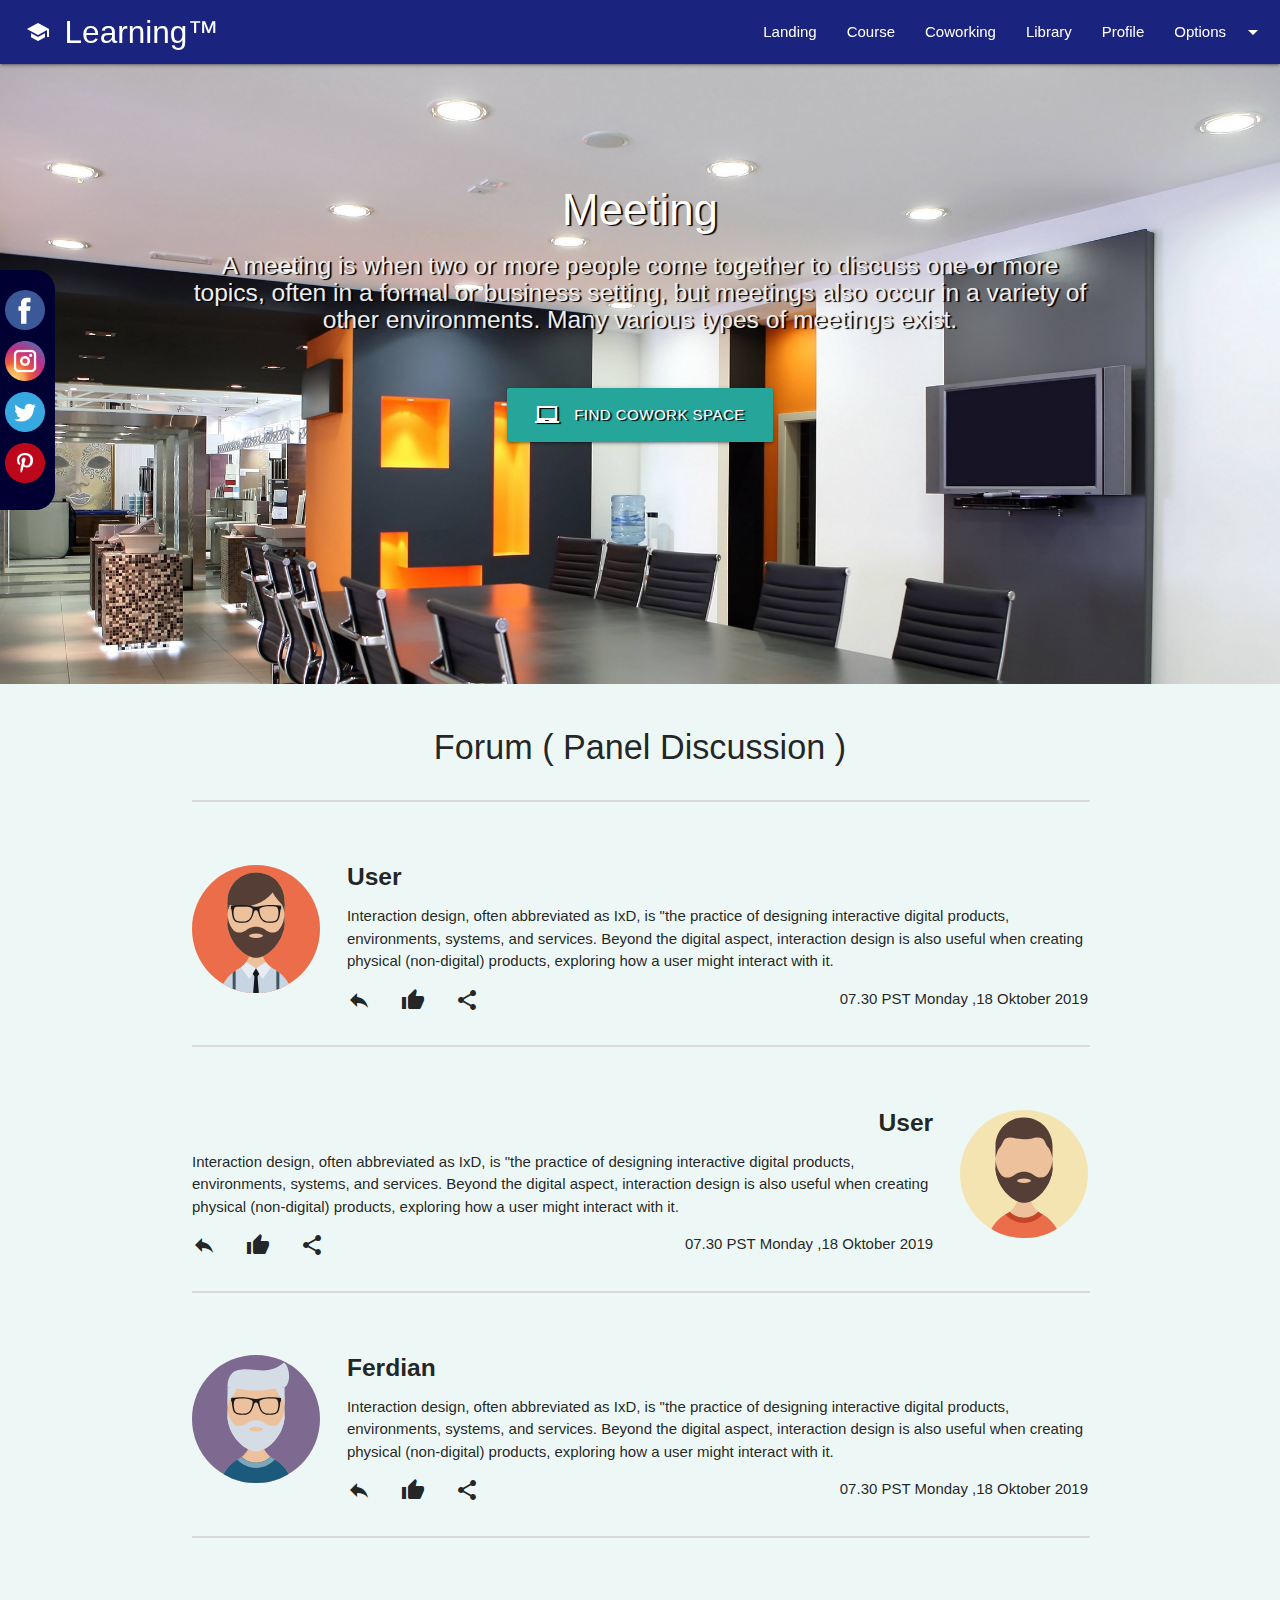
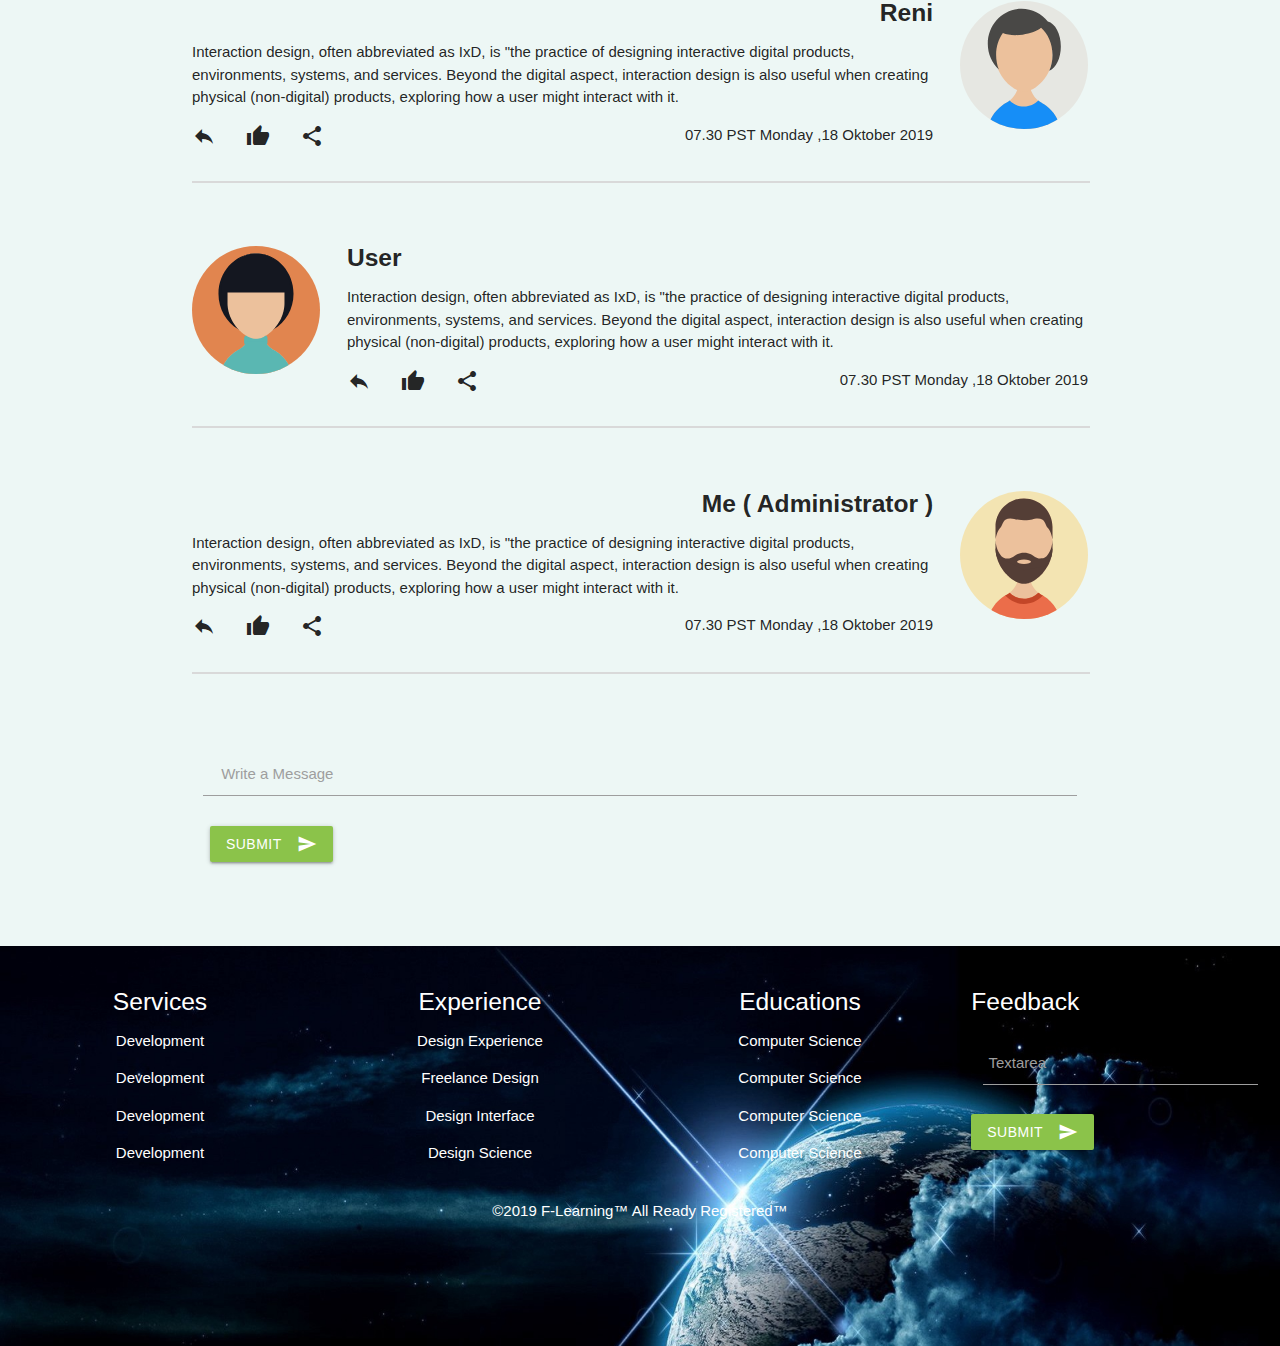
<file: forum.html>
<!DOCTYPE html>
<html lang="en">

<head>
    <title> Learning - Explore your knowledge here.... </title>
    <meta charset="utf-8">
    <meta http-equiv="X-UA-Compatible" content="ie-edge">
    <meta name="viewport" content="width=device-width, initial-scale=1.0">
    <!--Import Google Icon Font-->
    <link href="https://fonts.googleapis.com/icon?family=Material+Icons" rel="stylesheet">
    <link rel="stylesheet" type="text/css" href="style.css">
    <!--Import materialize.css-->
    <link rel="stylesheet" href="css/option.css">
    <link type="text/css" rel="stylesheet" href="css/materialize.min.css" media="screen,projection" />
    <link rel="stylesheet" href="css/iklan.css">
    <link rel="stylesheet" href="css/forum.css">
    <!--Let browser know website is optimized for mobile-->
    <meta name="viewport" content="width=device-width, initial-scale=1.0" />
    <style type="text/css">
        @media screen and (max-width: 870px) {
            #head {
                margin-top: 4%;
            }
        }

        @media screen and (max-width: 728px)    {
            #text   {
                font-size: 17px;
            }
        }

    </style>
</head>

<body>
    <div class="social">
        <ul>
            <li><a href="#" id="facebook"><img src="pictures/facebook_icon-icons.com_66092.svg" width="40"></a></li>
            <li><a href="#" id="instagram"><img src="pictures/instagram.png" width="40"></a></li>
            <li><a href="#" id="twitter"><img src="pictures/twitter.png" width="40"></a></li>
            <li><a href="#" id="pinterest"><img src="pictures/pinterest.png" width="40"></a></li>
        </ul>
    </div>
    <div class="navbar-fixed">
        <nav class="#1a237e indigo darken-4">
            <div class="nav-wrapper">
                <a href="index.html" class="brand-logo" style="padding-left: 2%"><i class="material-icons left">school</i>Learning&trade; </a>
                <a href="#" data-target="mobile-demo" class="sidenav-trigger"><i class="material-icons">menu</i></a>
                <ul class="right hide-on-med-and-down">
                   <li><a href="index.html"> Landing </a></li>
                    <li><a href="course.html"> Course </a></li>
                    <li><a href="cowork.html">Coworking</a></li>
                    <li><a href="library.html">Library</a></li>
                    <li><a href="option.html">Profile</a></li>
                    <li><a class="dropdown-trigger" href="#!" data-target="dropdown1">Options<i class="material-icons right">arrow_drop_down</i></a></li>
                </ul>
                <!----- dropdown Structure ------>
                <ul id="dropdown1" class="dropdown-content">
                    <li><a href="forum.html">Forum</a></li>
                    <li><a href="forum.html">Panel Discussion</a></li>
                    <li class="divider"></li>
                    <li><a href="option.html">Profile</a></li>
                </ul>
                <!-------- dropdown Structures 2 ----->
                <ul id="dropdown2" class="dropdown-content">
                    <li><a href="forum.html">Forum</a></li>
                    <li><a href="forum.html">Panel Discussion</a></li>
                    <li class="divider"></li>
                    <li><a href="option.html">Profile</a></li>
                </ul>
            </div>
        </nav>
    </div>

    <ul class="sidenav" id="mobile-demo">
        <li><a href="course.html">Course</a></li>
        <li><a href="cowork.html">Coworking</a></li>
        <li><a href="library.html">Library</a></li>
        <li><a href="option.html">>Profile</a></li>
        <li><a class="dropdown-trigger2" href="#!" data-target="dropdown2">Options<i class="material-icons right">arrow_drop_down</i></a></li>
    </ul>

    <div class="slider">
        <ul class="slides">
            <li>
                <img src="pictures/meeting.jpg" style="background-attachment: fixed;">
                <div class="caption center-align shadow helvetica">
                    <h3> Meeting </h3>
                    <h5 class="light grey-text text-lighten-3" id="text"> A meeting is when two or more people come together to discuss one or more topics, often in a formal or business setting, but meetings also occur in a variety of other environments. Many various types of meetings exist. </h5>
                    <a class="waves-effect waves-light btn-large btnTop gradientClick2" href="#card" id="click"><i class="material-icons left">laptop_chromebook</i> Find Cowork Space </a>
                </div>
            </li>
        </ul>
    </div>



    <!----- content  -------->

    <div class="container">
        <div class="row">
            <h4 class="center helvetica btnTop"> Forum ( Panel Discussion ) </h4>
        </div>
        <hr width="100%" color="#d9d9d9">
        <div class="row" id="chatting">
            <div id="head">
                <img src="pictures/man.svg" width="128">
            </div>
            <div id="chat">
                <h5> User </h5>
                <p>Interaction design, often abbreviated as IxD, is "the practice of designing interactive digital products, environments, systems,
                    and services. Beyond the digital aspect, interaction design is also useful when creating physical (non-digital) products,
                    exploring how a user might interact with it. </p>
                <p class="right-align" style="font-weight: 500"><i class="material-icons left">reply</i> &nbsp; &nbsp;
                    <i class="material-icons left" style="margin-left: 2%">thumb_up</i> <i class="material-icons left" style="margin-left: 2%">share</i>
                    07.30 PST Monday ,18 Oktober 2019</p>
            </div>
        </div>
        <hr width="100%" color="#d9d9d9">
        <div class="row" id="chatting">
            <div id="chat2">
                <h5 class="right-align"> User </h5>
                <p> Interaction design, often abbreviated as IxD, is "the practice of designing interactive digital products, environments, systems,
                    and services. Beyond the digital aspect, interaction design is also useful when creating physical (non-digital) products,
                    exploring how a user might interact with it. </p>
                <p class="right-align" style="font-weight: 500"><i class="material-icons left">reply</i> &nbsp; &nbsp;
                    <i class="material-icons left" style="margin-left: 2%">thumb_up</i> <i class="material-icons left" style="margin-left: 2%">share</i>
                    07.30 PST Monday ,18 Oktober 2019</p>
            </div>
            <div id="head">
                <img src="pictures/man1.svg" width="128">
            </div>
        </div>
        <hr width="100%" color="#d9d9d9">
        <div class="row" id="chatting">
            <div id="head">
                <img src="pictures/man2.svg" width="128">
            </div>
            <div id="chat">
                <h5> Ferdian </h5>
                <p> Interaction design, often abbreviated as IxD, is "the practice of designing interactive digital products, environments, systems,
                    and services. Beyond the digital aspect, interaction design is also useful when creating physical (non-digital) products,
                    exploring how a user might interact with it. </p>
                <p class="right-align" style="font-weight: 500"><i class="material-icons left">reply</i> &nbsp; &nbsp; <i class="material-icons left" style="margin-left: 2%">thumb_up</i>
                    <i class="material-icons left" style="margin-left: 2%">share</i>
                    07.30 PST Monday ,18 Oktober 2019 </p>
            </div>
        </div>
        <hr width="100%" color="#d9d9d9">
        <div class="row" id="chatting">
            <div id="chat2">
                <h5 class="right-align"> Reni </h5>
                <p> Interaction design, often abbreviated as IxD, is "the practice of designing interactive digital products, environments, systems,
                    and services. Beyond the digital aspect, interaction design is also useful when creating physical (non-digital) products,
                    exploring how a user might interact with it. </p>
                <p class="right-align" style="font-weight: 500"><i class="material-icons left">reply</i> &nbsp; &nbsp; <i class="material-icons left" style="margin-left: 2%">thumb_up</i>
                    <i class="material-icons left" style="margin-left: 2%">share</i>
                    07.30 PST Monday ,18 Oktober 2019 </p>
            </div>
            <div id="head">
                <img src="pictures/man3.svg" width="128">
            </div>
        </div>
        <hr width="100%" color="#d9d9d9">
        <div class="row" id="chatting">
            <div id="head">
                <img src="pictures/man4.svg" width="128">
            </div>
            <div id="chat">
                <h5> User </h5>
                <p> Interaction design, often abbreviated as IxD, is "the practice of designing interactive digital products, environments, systems,
                    and services. Beyond the digital aspect, interaction design is also useful when creating physical (non-digital) products,
                    exploring how a user might interact with it.</p>
                <p class="right-align" style="font-weight: 500"><i class="material-icons left">reply</i> &nbsp; &nbsp; <i class="material-icons left" style="margin-left: 2%">thumb_up</i>
                    <i class="material-icons left" style="margin-left: 2%">share</i>
                    07.30 PST Monday ,18 Oktober 2019 </p>
            </div>
        </div>
        <hr width="100%" color="#d9d9d9">
        <div class="row" id="chatting">
            <div id="chat2">
                <h5 class="right-align"> Me ( Administrator ) </h5>
                <p> Interaction design, often abbreviated as IxD, is "the practice of designing interactive digital products, environments, systems,
                    and services. Beyond the digital aspect, interaction design is also useful when creating physical (non-digital) products,
                    exploring how a user might interact with it. </p>
                <p class="right-align" style="font-weight: 500"><i class="material-icons left">reply</i> &nbsp; &nbsp; <i class="material-icons left" style="margin-left: 2%">thumb_up</i>
                    <i class="material-icons left" style="margin-left: 2%">share</i>
                    07.30 PST Monday ,18 Oktober 2019 </p>
            </div>
            <div id="head">
                <img src="pictures/man1.svg" width="128">
            </div>
        </div>
        <hr width="100%" color="#d9d9d9">
        <div class="row" style="margin-top: 7%">
            <form class="col s12">
                <div class="row">
                    <div class="input-field col s12">
                        <textarea id="textarea1" class="materialize-textarea"></textarea>
                        <label for="textarea1"> Write a Message </label>
                    </div>
                    <button class="btn waves-effect waves-light #8bc34a light-green" type="submit" name="action" style="margin-left: 2%" id="send">Submit
                    <i class="material-icons right">send</i>
                </button>
                </div>
            </form>
        </div>
    </div>

    <!----- content  -------->



    <!---- footer --->
    <section class="footer btnTop" id="footer">
        <div class="row">
            <div class="col s3 helvetica center btnTop2">
                <h5 class="center"> Services </h5>
                <p> Development</p>
                <p> Development</p>
                <p> Development</p>
                <p> Development</p>
            </div>
            <div class="col s3 helvetica center btnTop2">
                <h5 class="center"> Experience </h5>
                <p> Design Experience</p>
                <p> Freelance Design</p>
                <p> Design Interface</p>
                <p> Design Science</p>
            </div>
            <div class="col s3 helvetica center btnTop2">
                <h5 class="center"> Educations </h5>
                <p> Computer Science</p>
                <p> Computer Science</p>
                <p> Computer Science</p>
                <p> Computer Science</p>
            </div>
            <div class="col s3 helvetica btnTop2">
                <h5> Feedback </h5>
                <div class="input-field col s12">
                    <textarea id="textarea1" class="materialize-textarea"></textarea>
                    <label for="textarea1">Textarea</label>
                </div>
                <button class="btn waves-effect waves-light #8bc34a light-green" type="submit" name="action">Submit
                    <i class="material-icons right">send</i>
                </button>
            </div>
        </div>
        <div class="col s12">
            <p class="center helvetica"> &copy;2019 F-Learning&trade; All Ready Registered&trade;</p>
        </div>
    </section>
    <!--JavaScript at end of body for optimized loading-->

    <script type="text/javascript" src="js/jquery-3.4.1.min.js"></script>
    <script type="text/javascript" src="js/materialize.min.js"></script>
    <script src="js/course.js"></script>
    <script src="js/cowork.js"></script>
    <script src="js/jQueryEvent.js"></script>
</body>

</html>
</file>
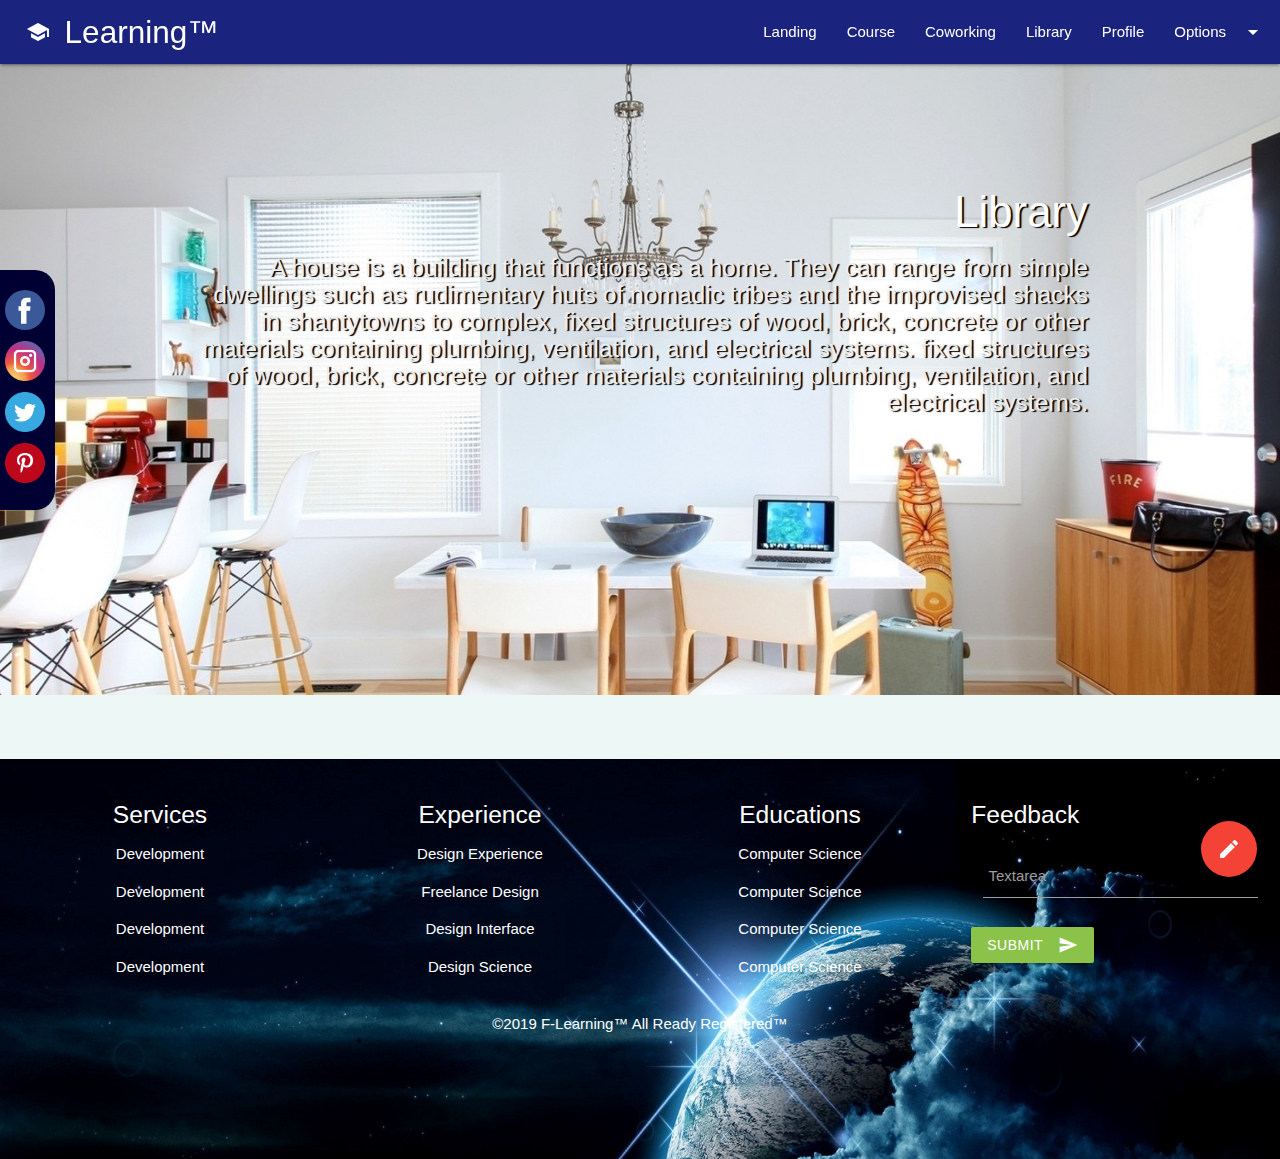
<file: library.html>
<!DOCTYPE html>
<html>
<head>
    <title> Learning - Explore your knowledge here.... </title>
    <meta charset="utf-8">
    <meta http-equiv="X-UA-Compatible" content="ie-edge">
    <meta name="viewport" content="width=device-width, initial-scale=1.0">
    <!--Import Google Icon Font-->
    <link href="https://fonts.googleapis.com/icon?family=Material+Icons" rel="stylesheet">
    <link rel="stylesheet" type="text/css" href="style.css">
    <!--Import materialize.css-->
    <link type="text/css" rel="stylesheet" href="css/materialize.min.css" media="screen,projection" />

    <!--Let browser know website is optimized for mobile-->
    <meta name="viewport" content="width=device-width, initial-scale=1.0" />
    <style type="text/css">
        @media screen and (max-width: 728px)    {
            #text   {
                font-size: 17px;
            }
        }
    </style>
</head>


<body>
    <div class="social">
        <ul>
            <li><a href="#" id="facebook"><img src="pictures/facebook_icon-icons.com_66092.svg" width="40"></a></li>
            <li><a href="#" id="instagram"><img src="pictures/instagram.png" width="40"></a></li>
            <li><a href="#" id="twitter"><img src="pictures/twitter.png" width="40"></a></li>
            <li><a href="#" id="pinterest"><img src="pictures/pinterest.png" width="40"></a></li>
        </ul>
    </div>
    <div class="navbar-fixed">
        <nav class="#1a237e indigo darken-4">
            <div class="nav-wrapper">
                <a href="index.html" class="brand-logo" style="padding-left: 2%"><i class="material-icons left">school</i>Learning&trade; </a>
                <a href="#" data-target="mobile-demo" class="sidenav-trigger"><i class="material-icons">menu</i></a>
                <ul class="right hide-on-med-and-down">
                   <li><a href="index.html"> Landing </a></li>
                    <li><a href="course.html"> Course </a></li>
                    <li><a href="cowork.html">Coworking</a></li>
                    <li><a href="library.html">Library</a></li>
                    <li><a href="option.html">Profile</a></li>
                    <li><a class="dropdown-trigger" href="#!" data-target="dropdown1">Options<i class="material-icons right">arrow_drop_down</i></a></li>
                </ul>
                <!----- dropdown Structure ------>
                <ul id="dropdown1" class="dropdown-content">
                    <li><a href="forum.html">Forum</a></li>
                    <li><a href="forum.html">Panel Discussion</a></li>
                    <li class="divider"></li>
                    <li><a href="option.html">Profile</a></li>
                </ul>
                <!-------- dropdown Structures 2 ----->
                <ul id="dropdown2" class="dropdown-content">
                    <li><a href="forum.html">Forum</a></li>
                    <li><a href="forum.html">Panel Discussion</a></li>
                    <li class="divider"></li>
                    <li><a href="option.html">Profile</a></li>
                </ul>
            </div>
        </nav>
    </div>

    <ul class="sidenav" id="mobile-demo">
        <li><a href="sass.html">Course</a></li>
        <li><a href="badges.html">Resource</a></li>
        <li><a href="collapsible.html">Library</a></li>
        <li><a href="mobile.html">Feedback</a></li>
        <li><a class="dropdown-trigger2" href="#!" data-target="dropdown2">Options<i class="material-icons right">arrow_drop_down</i></a></li>
    </ul>

    <div class="slider">
        <ul class="slides">
            <li>
                <img src="pictures/furniture.jpg" style="background-attachment: fixed;">
                <div class="caption right-align shadow helvetica">
                    <h3> Library </h3>
                    <h5 class="light grey-text text-lighten-3" id="text"> A house is a building that functions as a home. They can range from simple dwellings such
                        as rudimentary huts of nomadic tribes and the improvised shacks in shantytowns to complex, fixed structures of wood, brick, concrete or
                        other materials containing plumbing, ventilation, and electrical systems. fixed structures of wood, brick, concrete or
                        other materials containing plumbing, ventilation, and electrical systems.</h5>
                </div>
            </li>
        </ul>
        <div class="fixed-action-btn">
            <a class="btn-floating btn-large red">
                <i class="large material-icons">mode_edit</i>
            </a>
            <ul>
                <li><a class="btn-floating red"><i class="material-icons">insert_chart</i></a></li>
                <li><a class="btn-floating yellow darken-1"><i class="material-icons">format_quote</i></a></li>
                <li><a class="btn-floating green"><i class="material-icons">publish</i></a></li>
                <li><a class="btn-floating blue"><i class="material-icons">attach_file</i></a></li>
            </ul>
        </div>
    </div>

    <!---- footer --->
    <section class="footer btnTop" id="footer">
        <div class="row">
            <div class="col s3 helvetica center btnTop2">
                <h5 class="center"> Services </h5>
                <p> Development</p>
                <p> Development</p>
                <p> Development</p>
                <p> Development</p>
            </div>
            <div class="col s3 helvetica center btnTop2">
                <h5 class="center"> Experience </h5>
                <p> Design Experience</p>
                <p> Freelance Design</p>
                <p> Design Interface</p>
                <p> Design Science</p>
            </div>
            <div class="col s3 helvetica center btnTop2">
                <h5 class="center"> Educations </h5>
                <p> Computer Science</p>
                <p> Computer Science</p>
                <p> Computer Science</p>
                <p> Computer Science</p>
            </div>
            <div class="col s3 helvetica btnTop2">
                <h5> Feedback </h5>
                <div class="input-field col s12">
                    <textarea id="textarea1" class="materialize-textarea"></textarea>
                    <label for="textarea1">Textarea</label>
                </div>
                <button class="btn waves-effect waves-light #8bc34a light-green" type="submit" name="action" id="send">Submit
                    <i class="material-icons right">send</i>
                </button>
            </div>
        </div>
        <div class="col s12">
            <p class="center helvetica"> &copy;2019 F-Learning&trade; All Ready Registered&trade;</p>
        </div>
    </section>
    <!--JavaScript at end of body for optimized loading-->

    <script type="text/javascript" src="js/jquery-3.4.1.min.js"></script>
    <script type="text/javascript" src="js/materialize.min.js"></script>
    <script src="js/app.js"></script>
    <script src="js/jQueryEvent.js"></script>
</body></html>
</file>
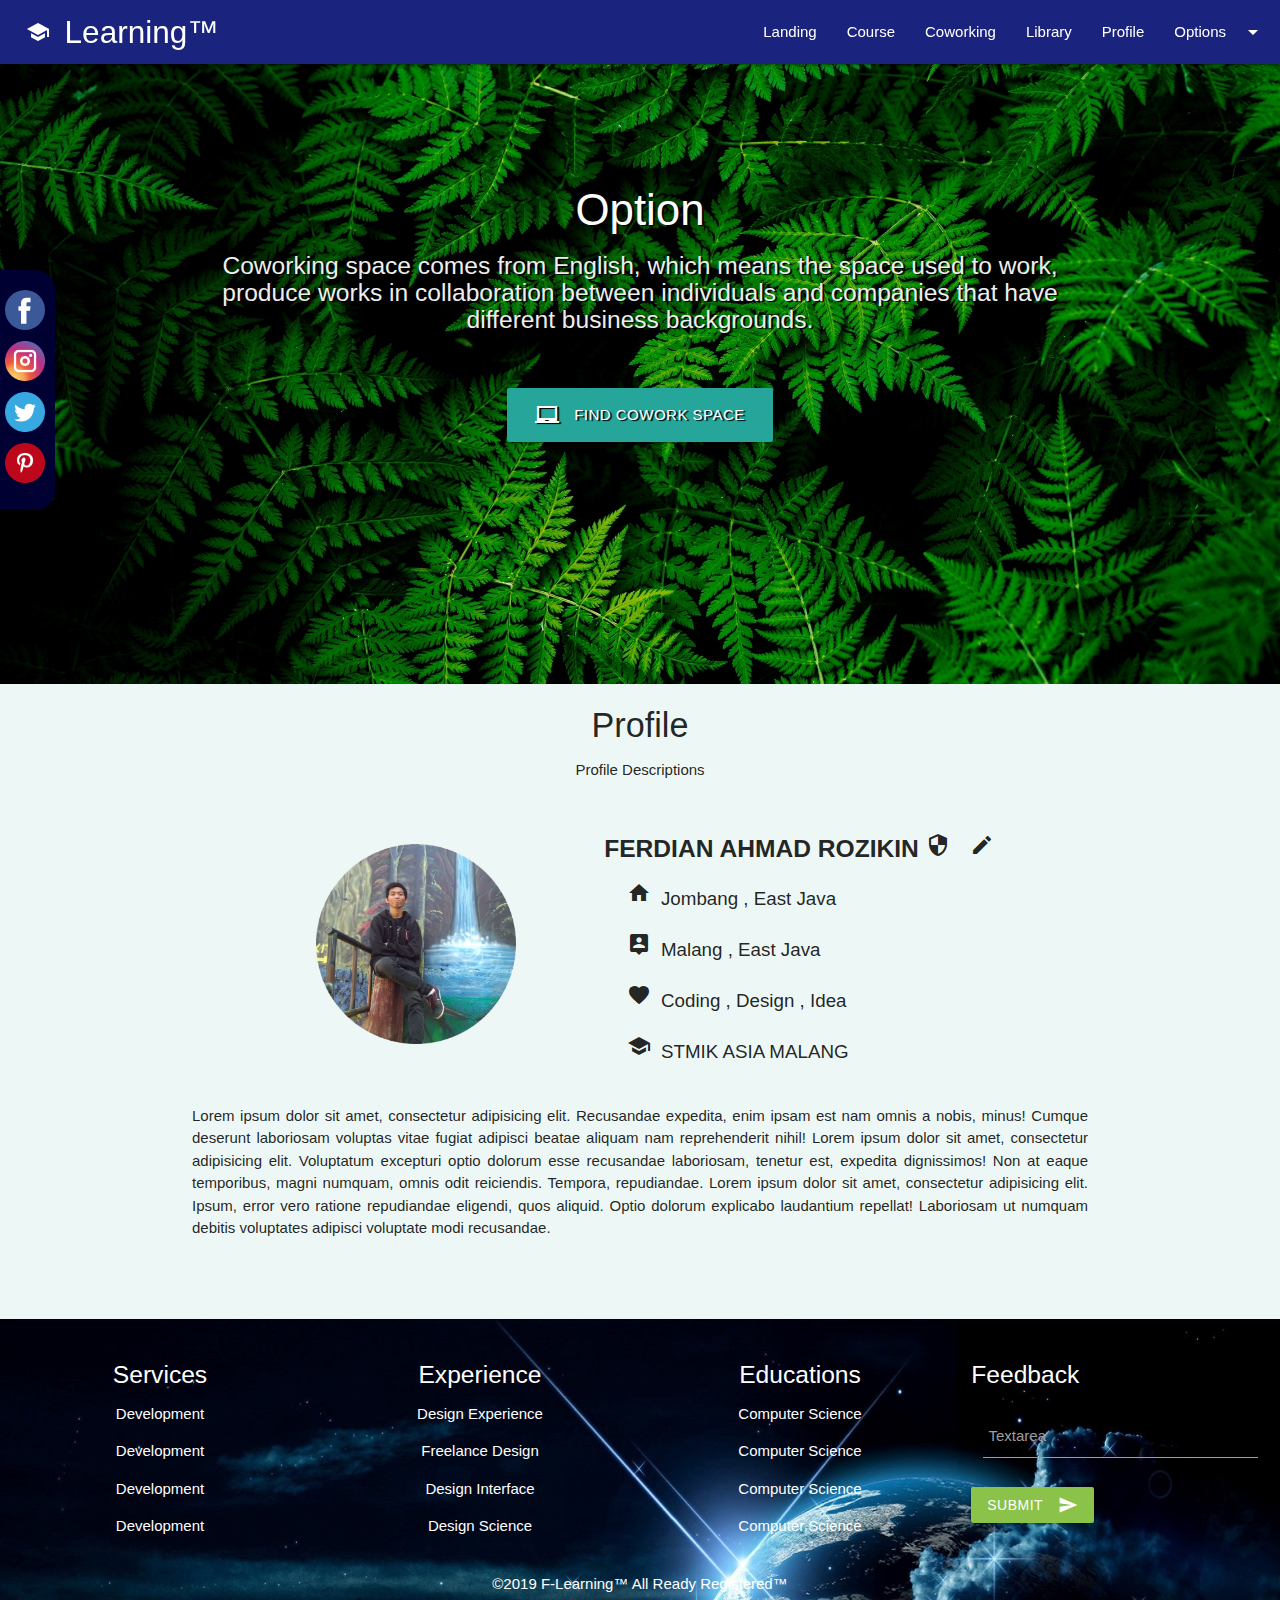
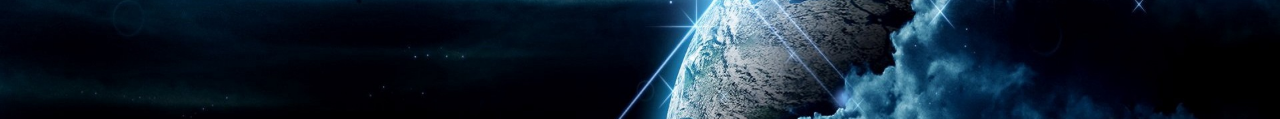
<file: option.html>
<!DOCTYPE html>
<html lang="en">

<head>
    <title> Learning - Explore your knowledge here.... </title>
    <meta charset="utf-8">
    <meta http-equiv="X-UA-Compatible" content="ie-edge">
    <meta name="viewport" content="width=device-width, initial-scale=1.0">
    <!--Import Google Icon Font-->
    <link href="https://fonts.googleapis.com/icon?family=Material+Icons" rel="stylesheet">
    <link rel="stylesheet" type="text/css" href="style.css">
    <!--Import materialize.css-->
    <link rel="stylesheet" href="css/option.css">
    <link type="text/css" rel="stylesheet" href="css/materialize.min.css" media="screen,projection" />
    <link rel="stylesheet" href="css/iklan.css">
    <!--Let browser know website is optimized for mobile-->
    <meta name="viewport" content="width=device-width, initial-scale=1.0" />
    <style type="text/css">
        @media screen and (max-width: 770px) {
            #profile {
                display: flex;
                flex-direction: column;
                width: 100%;
            }

            .photo {
                width: 100%;
            }

            .detail {
                text-align: center;
                width: 100%;
            }
        }

        @media screen and (max-width: 728px)    {
            #text   {
                font-size: 17px;
            }
        }

    </style>
</head>

<body>
    <div class="social">
        <ul>
            <li><a href="#" id="facebook"><img src="pictures/facebook_icon-icons.com_66092.svg" width="40"></a></li>
            <li><a href="#" id="instagram"><img src="pictures/instagram.png" width="40"></a></li>
            <li><a href="#" id="twitter"><img src="pictures/twitter.png" width="40"></a></li>
            <li><a href="#" id="pinterest"><img src="pictures/pinterest.png" width="40"></a></li>
        </ul>
    </div>
    <div class="navbar-fixed">
        <nav class="#1a237e indigo darken-4">
            <div class="nav-wrapper">
                <a href="index.html" class="brand-logo" style="padding-left: 2%"><i class="material-icons left">school</i>Learning&trade; </a>
                <a href="#" data-target="mobile-demo" class="sidenav-trigger"><i class="material-icons">menu</i></a>
                <ul class="right hide-on-med-and-down">
                    <li><a href="index.html"> Landing </a></li>
                    <li><a href="course.html"> Course </a></li>
                    <li><a href="cowork.html">Coworking</a></li>
                    <li><a href="library.html">Library</a></li>
                    <li><a href="option.html">Profile</a></li>
                    <li><a class="dropdown-trigger" href="#!" data-target="dropdown1">Options<i class="material-icons right">arrow_drop_down</i></a></li>
                </ul>
                <!----- dropdown Structure ------>
                <ul id="dropdown1" class="dropdown-content">
                    <li><a href="forum.html">Forum</a></li>
                    <li><a href="forum.html">Panel Discussion</a></li>
                    <li class="divider"></li>
                    <li><a href="option.html">Profile</a></li>
                </ul>
                <!-------- dropdown Structures 2 ----->
                <ul id="dropdown2" class="dropdown-content">
                    <li><a href="forum.html">Forum</a></li>
                    <li><a href="forum.html">Panel Discussion</a></li>
                    <li class="divider"></li>
                    <li><a href="option.html">Profile</a></li>
                </ul>
            </div>
        </nav>
    </div>

    <ul class="sidenav" id="mobile-demo">
        <li><a href="sass.html">Course</a></li>
        <li><a href="badges.html">Resource</a></li>
        <li><a href="collapsible.html">Library</a></li>
        <li><a href="mobile.html">Feedback</a></li>
        <li><a class="dropdown-trigger2" href="#!" data-target="dropdown2">Options<i class="material-icons right">arrow_drop_down</i></a></li>
    </ul>

    <div class="slider">
        <ul class="slides">
            <li>
                <img src="pictures/leaf2.jpg" style="background-attachment: fixed;">
                <div class="caption center-align shadow helvetica">
                    <h3> Option </h3>
                    <h5 class="light grey-text text-lighten-3" id="text"> Coworking space comes from English, which means the space used to work, produce works in collaboration
                        between individuals and companies that have different business backgrounds. </h5>
                    <a class="waves-effect waves-light btn-large btnTop gradientClick2" href="#card" id="click"><i class="material-icons left">laptop_chromebook</i> Find Cowork Space </a>
                </div>
            </li>
        </ul>
    </div>

    <!---------- profile --------------->


    <div class="container btnTop5">
        <div class="row">
            <h4 class="center helvetica"> Profile </h4>
            <p class="center"> Profile Descriptions </p>
        </div>
        <div class="row" id="profile">
            <div class="photo center-align" style="margin-right: -4%; margin-top: 3%">
                <img src="pictures/photo.png" width="200">
            </div>
            <div class="detail" style="font-size: 1.25em">
                <h5 style="font-weight: 600"> FERDIAN AHMAD ROZIKIN <i class="material-icons">security</i> &nbsp; <i class="material-icons">edit</i></h5>
                <p style="margin-left: 5%"> <i class="material-icons">home</i>&nbsp; Jombang , East Java </p>
                <p style="margin-left: 5%"> <i class="material-icons">person_pin</i>&nbsp; Malang , East Java </p>
                <p style="margin-left: 5%"> <i class="material-icons">favorite</i>&nbsp; Coding , Design , Idea </p>
                <p style="margin-left: 5%"> <i class="material-icons">school</i>&nbsp; STMIK ASIA MALANG </p>

            </div>
        </div>
        <div class="row">
            <p class="justify"> Lorem ipsum dolor sit amet, consectetur adipisicing elit. Recusandae expedita, enim ipsam est nam omnis a nobis, minus! Cumque deserunt laboriosam voluptas vitae fugiat adipisci beatae aliquam nam reprehenderit nihil! Lorem ipsum dolor sit amet, consectetur adipisicing elit. Voluptatum excepturi optio dolorum esse recusandae laboriosam, tenetur est, expedita dignissimos! Non at eaque temporibus, magni numquam, omnis odit reiciendis. Tempora, repudiandae. Lorem ipsum dolor sit amet, consectetur adipisicing elit. Ipsum, error vero ratione repudiandae eligendi, quos aliquid. Optio dolorum explicabo laudantium repellat! Laboriosam ut numquam debitis voluptates adipisci voluptate modi recusandae.</p>
        </div>
    </div>

    <!---------- profile --------------->


    <!---- footer --->
    <section class="footer btnTop" id="footer">
        <div class="row">
            <div class="col s3 helvetica center btnTop2">
                <h5 class="center"> Services </h5>
                <p> Development</p>
                <p> Development</p>
                <p> Development</p>
                <p> Development</p>
            </div>
            <div class="col s3 helvetica center btnTop2">
                <h5 class="center"> Experience </h5>
                <p> Design Experience</p>
                <p> Freelance Design</p>
                <p> Design Interface</p>
                <p> Design Science</p>
            </div>
            <div class="col s3 helvetica center btnTop2">
                <h5 class="center"> Educations </h5>
                <p> Computer Science</p>
                <p> Computer Science</p>
                <p> Computer Science</p>
                <p> Computer Science</p>
            </div>
            <div class="col s3 helvetica btnTop2">
                <h5> Feedback </h5>
                <div class="input-field col s12">
                    <textarea id="textarea1" class="materialize-textarea"></textarea>
                    <label for="textarea1">Textarea</label>
                </div>
                <button class="btn waves-effect waves-light #8bc34a light-green" type="submit" name="action" id="send">Submit
                    <i class="material-icons right">send</i>
                </button>
            </div>
        </div>
        <div class="col s12">
            <p class="center helvetica"> &copy;2019 F-Learning&trade; All Ready Registered&trade;</p>
        </div>
    </section>
    <!--JavaScript at end of body for optimized loading-->

    <script type="text/javascript" src="js/jquery-3.4.1.min.js"></script>
    <script type="text/javascript" src="js/materialize.min.js"></script>
    <script src="js/course.js"></script>
    <script src="js/cowork.js"></script>
    <script src="js/jQueryEvent.js"></script>
</body>

</html>
</file>
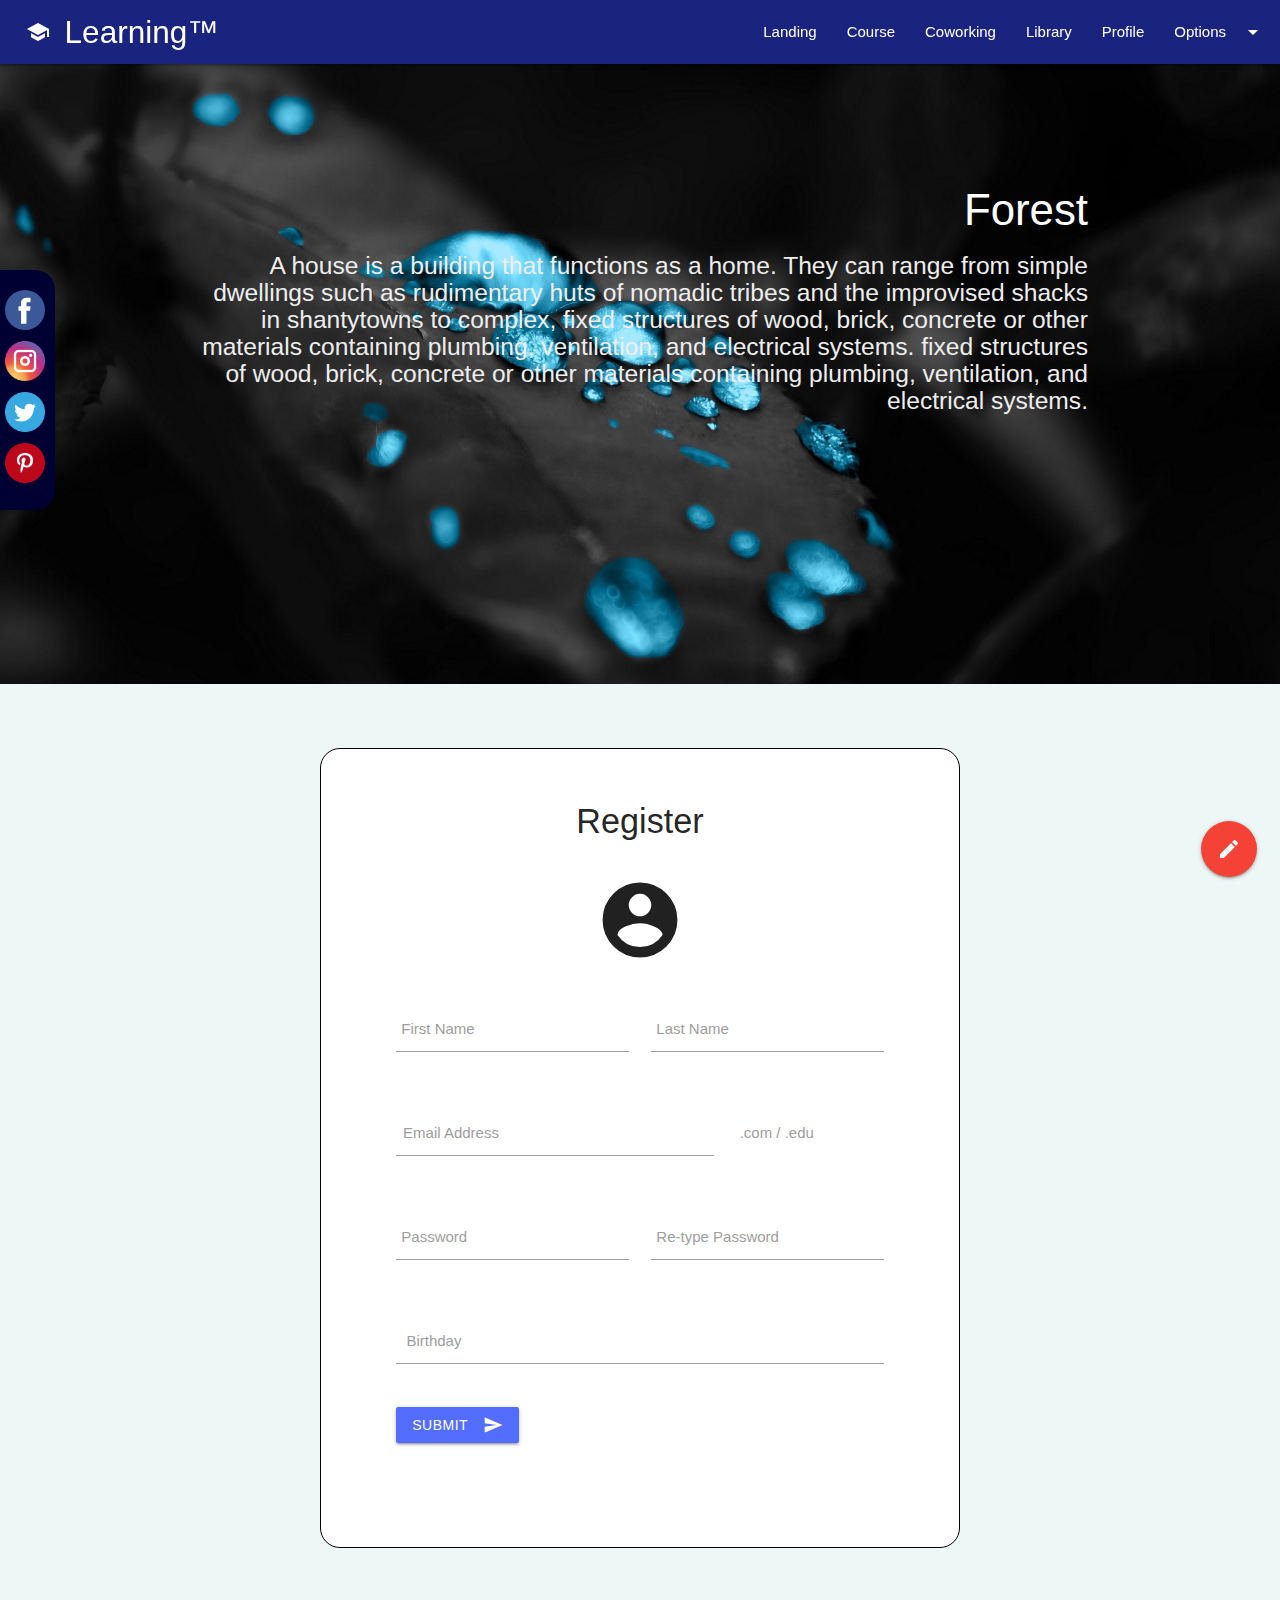
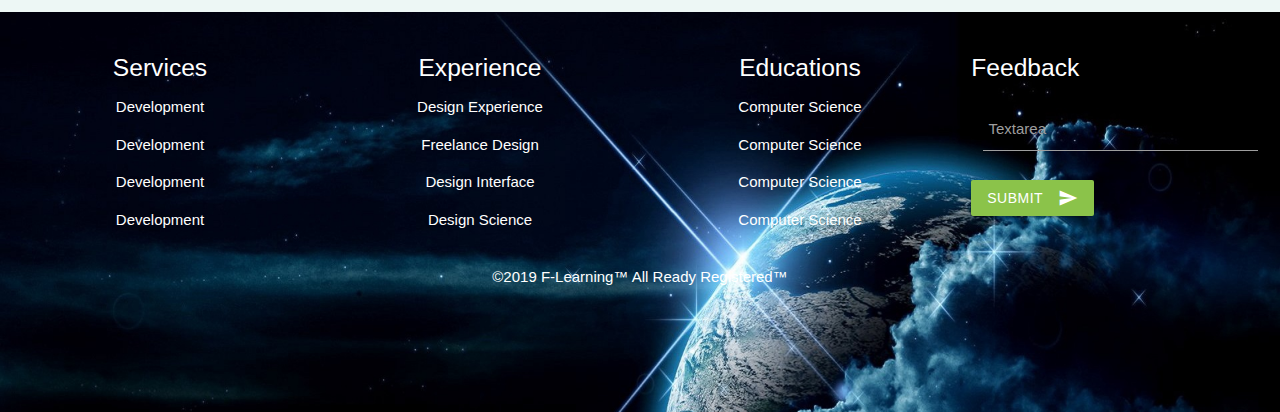
<file: register.html>
<!DOCTYPE html>
<html>
<head>
    <title> Learning - Explore your knowledge here.... </title>
    <meta charset="utf-8">
    <meta http-equiv="X-UA-Compatible" content="ie-edge">
    <meta name="viewport" content="width=device-width, initial-scale=1.0">
    <!--Import Google Icon Font-->
    <link href="https://fonts.googleapis.com/icon?family=Material+Icons" rel="stylesheet">
    <link rel="stylesheet" type="text/css" href="style.css">
    <!--Import materialize.css-->
    <link type="text/css" rel="stylesheet" href="css/materialize.min.css" media="screen,projection" />

    <!--Let browser know website is optimized for mobile-->
    <meta name="viewport" content="width=device-width, initial-scale=1.0" />
    <style type="text/css">
        @media screen and (max-width: 728px)    {
            #text   {
                font-size: 17px;
            }
        }
    </style>
</head>


<body>
    <div class="social">
        <ul>
            <li><a href="#" id="facebook"><img src="pictures/facebook_icon-icons.com_66092.svg" width="40"></a></li>
            <li><a href="#" id="instagram"><img src="pictures/instagram.png" width="40"></a></li>
            <li><a href="#" id="twitter"><img src="pictures/twitter.png" width="40"></a></li>
            <li><a href="#" id="pinterest"><img src="pictures/pinterest.png" width="40"></a></li>
        </ul>
    </div>
    <div class="navbar-fixed">
        <nav class="#1a237e indigo darken-4">
            <div class="nav-wrapper">
                <a href="index.html" class="brand-logo" style="padding-left: 2%"><i class="material-icons left">school</i>Learning&trade; </a>
                <a href="#" data-target="mobile-demo" class="sidenav-trigger"><i class="material-icons">menu</i></a>
                <ul class="right hide-on-med-and-down">
                   <li><a href="index.html"> Landing </a></li>
                    <li><a href="course.html"> Course </a></li>
                    <li><a href="cowork.html">Coworking</a></li>
                    <li><a href="library.html">Library</a></li>
                    <li><a href="option.html">Profile</a></li>
                    <li><a class="dropdown-trigger" href="#!" data-target="dropdown1">Options<i class="material-icons right">arrow_drop_down</i></a></li>
                </ul>
                <!----- dropdown Structure ------>
                <ul id="dropdown1" class="dropdown-content">
                    <li><a href="forum.html">Forum</a></li>
                    <li><a href="forum.html">Panel Discussion</a></li>
                    <li class="divider"></li>
                    <li><a href="option.html">Profile</a></li>
                </ul>
                <!-------- dropdown Structures 2 ----->
                <ul id="dropdown2" class="dropdown-content">
                    <li><a href="forum.html">Forum</a></li>
                    <li><a href="forum.html">Panel Discussion</a></li>
                    <li class="divider"></li>
                    <li><a href="option.html">Profile</a></li>
                </ul>
            </div>
        </nav>
    </div>

    <ul class="sidenav" id="mobile-demo">
        <li><a href="sass.html">Course</a></li>
        <li><a href="badges.html">Resource</a></li>
        <li><a href="collapsible.html">Library</a></li>
        <li><a href="mobile.html">Feedback</a></li>
        <li><a class="dropdown-trigger2" href="#!" data-target="dropdown2">Options<i class="material-icons right">arrow_drop_down</i></a></li>
    </ul>

    <div class="slider">
        <ul class="slides">
            <li>
                <img src="pictures/leaf.jpg" style="background-attachment: fixed;">
                <div class="caption right-align">
                    <h3> Forest </h3>
                    <h5 class="light grey-text text-lighten-3" id="text"> A house is a building that functions as a home. They can range from simple dwellings such
                        as rudimentary huts of nomadic tribes and the improvised shacks in shantytowns to complex, fixed structures of wood, brick, concrete or
                        other materials containing plumbing, ventilation, and electrical systems. fixed structures of wood, brick, concrete or
                        other materials containing plumbing, ventilation, and electrical systems.</h5>
                </div>
            </li>
            <li>
                <img src="pictures/leaf.jpg">
                <div class="caption center-align">
                    <h3> Forest </h3>
                    <h5 class="light grey-text text-lighten-3"> A house is a building that functions as a home. They can range from simple dwellings such
                        as rudimentary huts of nomadic tribes and the improvised shacks in shantytowns to complex, fixed structures of wood, brick, concrete or
                        other materials containing plumbing, ventilation, and electrical systems. </h5>
                    <a class="waves-effect waves-light btn-large btnTop gradientClickBlue" href="#register"><i class="material-icons left">person_add</i>CREATE ACCOUNT </a>
                </div>
            </li>
            <li>
                <img src="pictures/leaf.jpg">
                <div class="caption left-align">
                    <h3> House </h3>
                    <h5 class="light grey-text text-lighten-3"> A house is a building that functions as a home. They can range from simple dwellings such
                        as rudimentary huts of nomadic tribes and the improvised shacks in shantytowns to complex, fixed structures of wood, brick, concrete or
                        other materials containing plumbing, ventilation, and electrical systems. fixed structures of wood, brick, concrete or
                        other materials containing plumbing, ventilation, and electrical systems.</h5>
                </div>
            </li>
        </ul>
        <div class="fixed-action-btn">
            <a class="btn-floating btn-large red">
                <i class="large material-icons">mode_edit</i>
            </a>
            <ul>
                <li><a class="btn-floating red"><i class="material-icons">insert_chart</i></a></li>
                <li><a class="btn-floating yellow darken-1"><i class="material-icons">format_quote</i></a></li>
                <li><a class="btn-floating green"><i class="material-icons">publish</i></a></li>
                <li><a class="btn-floating blue"><i class="material-icons">attach_file</i></a></li>
            </ul>
        </div>
    </div>

    <section class="register" id="register">
        <div class="row">
            <div class="row">
                <div class="row">
                    <div class="col s12">
                        <h4 class="center helvetica btnTop-2"> Register </h4>
                    </div>
                </div>
                <div class="col s12">
                    <center>
                        <i class="material-icons center large" id="account">account_circle</i>
                    </center>
                </div>
            </div>
            <form class="col s12">
                <div class="row">
                    <div class="input-field col s6">
                        <input id="first_name" type="text" class="validate">
                        <label for="first_name">First Name</label>
                    </div>
                    <div class="input-field col s6">
                        <input id="last_name" type="text" class="validate">
                        <label for="last_name">Last Name</label>
                    </div>
                </div>
                <div class="row">
                    <div class="input-field col s8">
                        <input id="disabled" type="text" class="validate">
                        <label for="address"> Email Address </label>
                    </div>
                    <div class="input-field col s4">
                        <label for="address"> .com / .edu </label>
                    </div>
                </div>
                <div class="row">
                    <div class="input-field col s6">
                        <input id="password" type="password" class="validate">
                        <label for="password">Password</label>
                    </div>
                    <div class="input-field col s6">
                        <input id="password" type="password" class="validate">
                        <label for="password">Re-type Password</label>
                    </div>
                </div>
                <div class="row">
                    <div class="input-field col s12">
                        <input type="text" class="datepicker" class="validate">
                        <label for="birthday"> Birthday </label>
                    </div>
                </div>
                <!--
                <div class="row">
                    <div class="col s12">
                        This is an inline input field:
                        <div class="input-field inline">
                            <input id="email_inline" type="email" class="validate">
                            <label for="email_inline">Email</label>
                            <span class="helper-text" data-error="wrong" data-success="right">Helper text</span>
                        </div>
                    </div>
                </div>
-->
                <div class="row">
                    <div class="col s12">
                        <button class="btn waves-effect waves-light #536dfe indigo accent-2" type="submit" name="action">Submit
                            <i class="material-icons right">send</i>
                        </button>
                    </div>
                </div>
            </form>
        </div>
    </section>
    <!---- footer --->
    <section class="footer btnTop" id="footer">
        <div class="row">
            <div class="col s3 helvetica center btnTop2">
                <h5 class="center"> Services </h5>
                <p> Development</p>
                <p> Development</p>
                <p> Development</p>
                <p> Development</p>
            </div>
            <div class="col s3 helvetica center btnTop2">
                <h5 class="center"> Experience </h5>
                <p> Design Experience</p>
                <p> Freelance Design</p>
                <p> Design Interface</p>
                <p> Design Science</p>
            </div>
            <div class="col s3 helvetica center btnTop2">
                <h5 class="center"> Educations </h5>
                <p> Computer Science</p>
                <p> Computer Science</p>
                <p> Computer Science</p>
                <p> Computer Science</p>
            </div>
            <div class="col s3 helvetica btnTop2">
                <h5> Feedback </h5>
                <div class="input-field col s12">
                    <textarea id="textarea1" class="materialize-textarea"></textarea>
                    <label for="textarea1">Textarea</label>
                </div>
                <button class="btn waves-effect waves-light #8bc34a light-green" type="submit" name="action" id="send">Submit
                    <i class="material-icons right">send</i>
                </button>
            </div>
        </div>
        <div class="col s12">
            <p class="center helvetica"> &copy;2019 F-Learning&trade; All Ready Registered&trade;</p>
        </div>
    </section>
    <!--JavaScript at end of body for optimized loading-->

    <script type="text/javascript" src="js/jquery-3.4.1.min.js"></script>
    <script type="text/javascript" src="js/materialize.min.js"></script>
    <script src="js/course.js"></script>
    <script type="text/javascript" src="js/app.js"></script>
    <script src="js/jQueryEvent.js"></script>
</body></html>
</file>
<file: style.css>
body {
    margin: 0;
    background-color: #edf7f5;
}

.parallax-container    {
    height: 20%;
}
.helvetica    {
    font-family: Helvetica;
}

.parallax img {
    opacity: 0.7 !important;
}
.clients img {
    max-width: 150px;
    opacity: 0.3;
}
.clients img:hover {
    opacity: 1;
    cursor: pointer;
}
.parallax    {
    height: 300px;
}
.btnTop {
    margin-top: 5%;
}
.btnTop3 {
    margin-top: 3%;
}
.btnTop2 {
    margin-top: 2%;
}
.outline {
    padding: 1%;
}
.btnTop-2    {
    margin-top: -2%;
}
.register    {
    width: 50%;
    margin: auto;
    margin-top: 5%;
    border: 1px solid #000;
    padding: 5%;
    border-radius: 20px;
    background-color: #FFF;
}
label {
    margin-left: 2%;
}
#account:hover {
    transition: 1s;
    transform: rotate(360deg);
    transition-timing-function: ease-in;
    transition-delay: .5s;
    cursor: pointer;
}
.pdescription    {
    font-weight: 700;
}
.text-justify    {
    text-align: justify;
    font-weight: 500;
}
.justify    {
    text-align: justify;
}
.text-weight {
    font-weight: 600;
}
.center    {
    text-align: center;
}
.footer    {
    height: 400px;
    width: 100%;
    color: #FFF;
    background-color: #000;
    background-image: url(pictures/planet5.jpg);
    background-size: cover;
}
.productDetail p {
    padding-left: 4%;
    padding-right: 4%;
}
.shadow    {
    text-shadow: 2px 1px 1px #000;
}
.gradientClick {
    background-image: linear-gradient(to left, #f57c00 ,#f57c00 , #ffcc80 );
}
.gradientClickBlue {
    background-image: linear-gradient(to left, #0277bd, #03a9f4 ,#b3e5fc);
}
.social    {
    width: 5%;
    border-top-right-radius: 20px;
    border-bottom-right-radius: 20px;
    background-color: #000033;
    padding: 0.4%;
    position: absolute;
    position: fixed;
    z-index: 3;
    top: 30%;
    width: 55px;
    left: 0;
}
.social ul li a img:hover {
    transform: rotate(360deg);
    transition: 0.8s;
}
.social ul li {
    margin-top: 10%;
}
.card {
    box-shadow: 0px 10px 2px rgba(203,203,203,0.25);
    transition: 0.7;
}
.card:hover {
    box-shadow: 6px 10px 14px rgba(0,0,0,0.5);
}
</file>
<file: css/card.css>
#card {
    display: flex;
    margin-left: 5%;
    margin-top: 5%;
}
.classList {
    width: 30%;
    margin-left: 4%;
}
.rating {
    width: 100%;
}
#order    {
    height: 45px;
    width: 92%;
    cursor: pointer;
    padding-left: 0;
    margin-top: -0.5%;
    margin-right: 4%;
    margin-bottom: 4%;
    margin-left: 4%;
    border-radius: 4px;
    background-color: #0000ff;
    border: 1px solid #0000ff;
    color: #FFF;
    font-family: 'Montserrat';
}
#order:hover {
    background-color: #0000cc;
}
#plan    {
    height: 45px;
    cursor: pointer;
    margin-bottom: 4%;
    width: 92%;
    margin-top: -0.5%;
    margin-right: 4%;
    margin-left: 4%;
    border-radius: 4px;
    background-color: transparent;
    border: 1px solid #0000ff;
    color: #0000ff;
    font-family: 'Montserrat';
}
.des    {
}
#cost    {
    margin-top: -0.5%;
    margin-left: 4%;
    margin-right: 20%;
}
</file>
<file: css/iklan.css>
#iklan    {
    height: 400px;
    width: 69%;
    margin: auto;
}
.cards {
    transition: 0.7s;
}
.cards img {
    box-shadow: 3px 4px 5px rgba(0,0,0,0.5);
}
</file>
<file: css/cowork.css>
.gradientClick2 {
    background-image: linear-gradient(to left,#993300 ,#cc4400, #ff661a );
}
</file>
<file: css/option.css>
#profile    {
    display: flex;
}

.photo    {
    width: 50%;
}
.detail     {
    width: 50%;
}
</file>
<file: css/forum.css>
#chatting    {
    display: flex;
    margin-top: 5%;
}
#chat    {
    margin-left: 3%;
}
#chat2    {
    margin-right: 3%;
}
#chat h5, #chat2 h5 {
    font-weight: 600;
}
#head    {
    padding-top: 2%;
}
</file>
